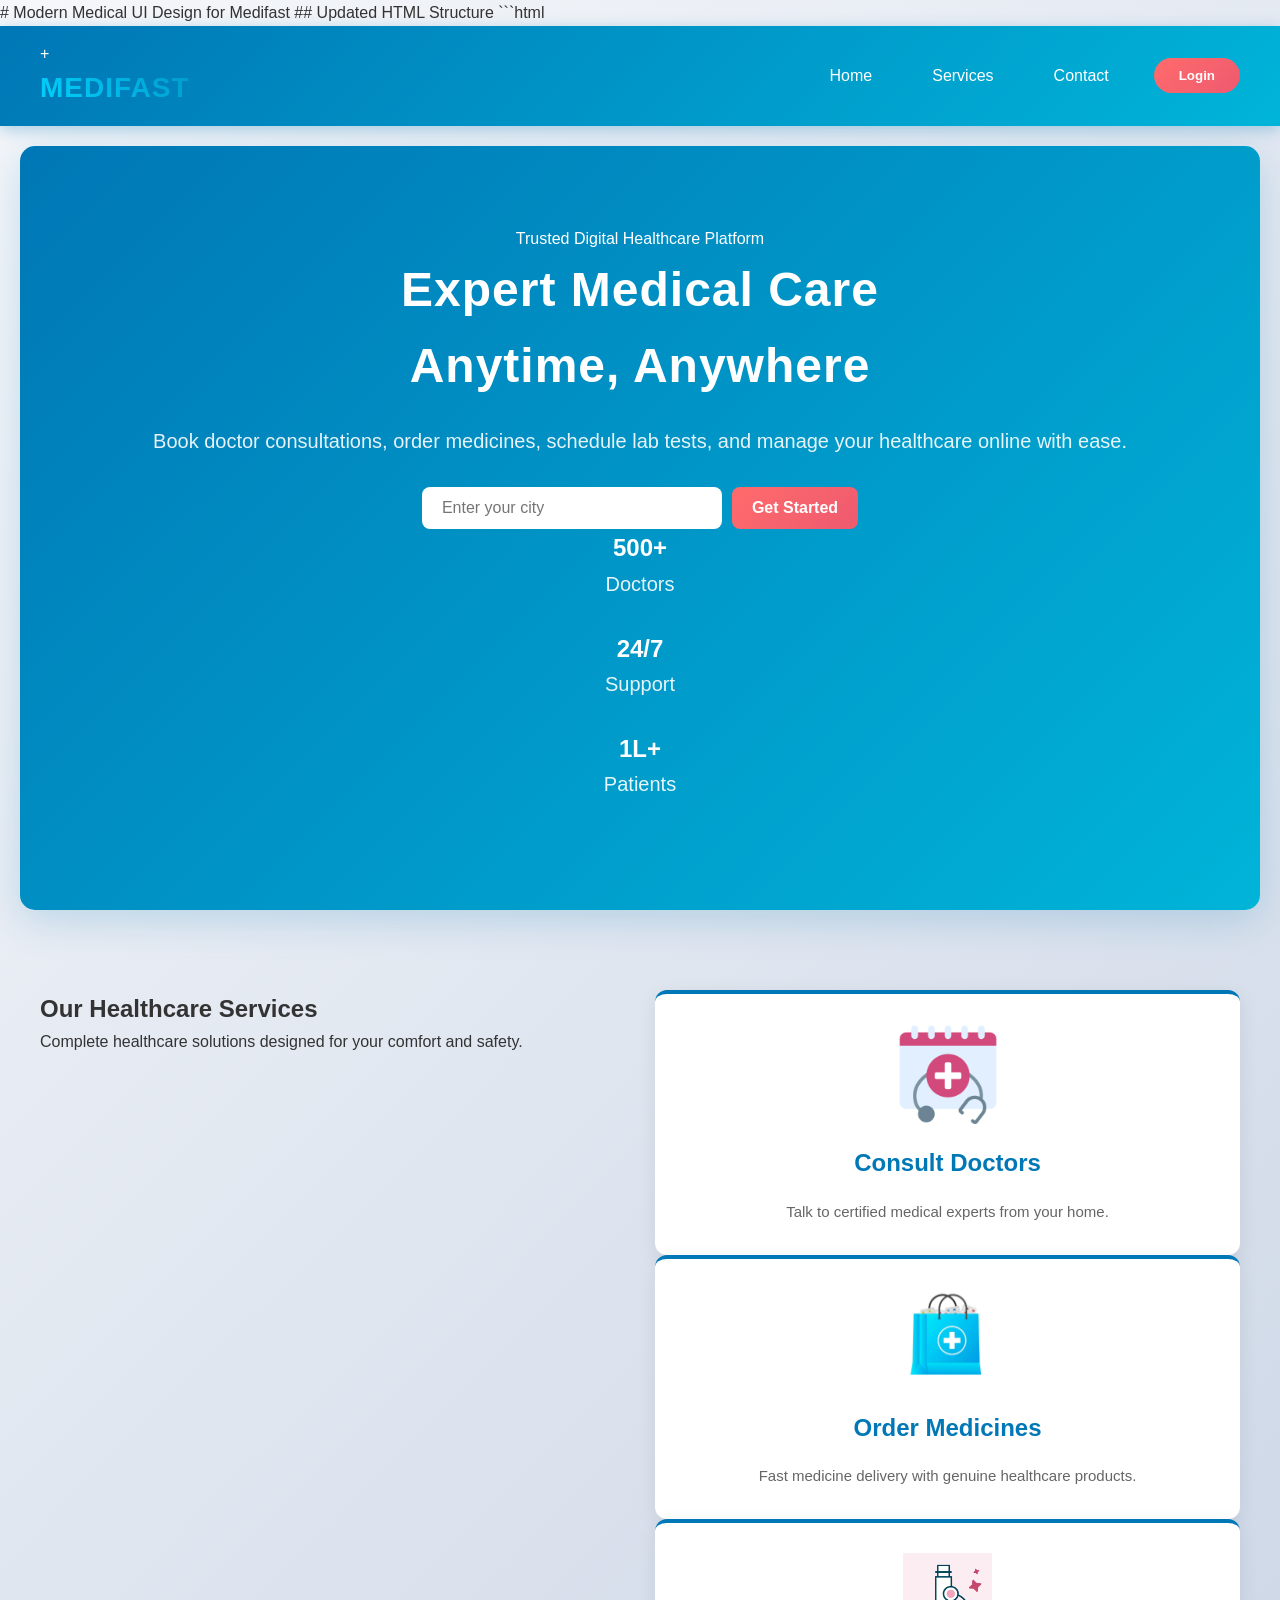
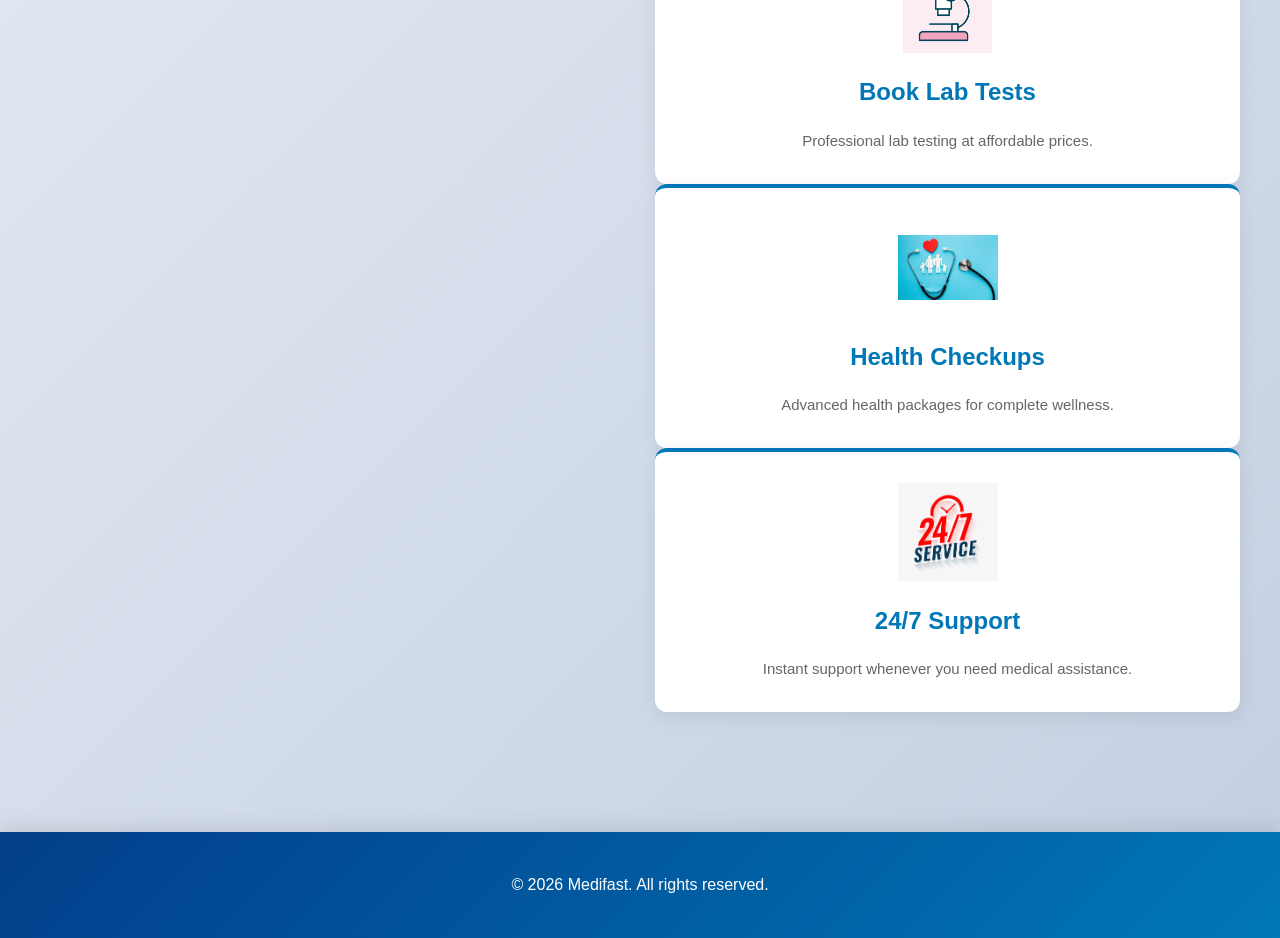
<file: Medifast-main/frontend/index.html>
# Modern Medical UI Design for Medifast

## Updated HTML Structure

```html
<!DOCTYPE html>
<html lang="en">
<head>
    <meta charset="UTF-8">
    <meta name="viewport" content="width=device-width, initial-scale=1.0">
    <title>Medifast - Healthcare at Your Fingertips</title>
    <link rel="stylesheet" href="css/style.css">
    <link rel="preconnect" href="https://fonts.googleapis.com">
    <link rel="preconnect" href="https://fonts.gstatic.com" crossorigin>
    <link href="https://fonts.googleapis.com/css2?family=Poppins:wght@300;400;500;600;700&display=swap" rel="stylesheet">
</head>
<body>

    <!-- Header -->
    <header class="header">
        <div class="logo-section">
            <div class="logo-icon">+</div>
            <div class="logo">Medifast</div>
        </div>

        <nav>
            <ul>
                <li><a href="index.html">Home</a></li>
                <li><a href="#features">Services</a></li>
                <li><a href="contact.html">Contact</a></li>
                <li><button class="login-btn" id="toggle-login">Login</button></li>
            </ul>
        </nav>
    </header>

    <!-- Hero Section -->
    <main>
        <section class="hero">
            <div class="hero-overlay"></div>

            <div class="hero-content">
                <span class="tagline">Trusted Digital Healthcare Platform</span>

                <h1>
                    Expert Medical Care <br>
                    Anytime, Anywhere
                </h1>

                <p>
                    Book doctor consultations, order medicines, schedule lab tests,
                    and manage your healthcare online with ease.
                </p>

                <div class="location-container">
                    <input type="text" id="location-input" placeholder="Enter your city">
                    <button id="detect-location">Get Started</button>
                </div>

                <div class="hero-stats">
                    <div class="stat-box">
                        <h2>500+</h2>
                        <p>Doctors</p>
                    </div>

                    <div class="stat-box">
                        <h2>24/7</h2>
                        <p>Support</p>
                    </div>

                    <div class="stat-box">
                        <h2>1L+</h2>
                        <p>Patients</p>
                    </div>
                </div>
            </div>
        </section>

        <!-- Features -->
        <section class="features" id="features">

            <div class="section-heading">
                <h2>Our Healthcare Services</h2>
                <p>Complete healthcare solutions designed for your comfort and safety.</p>
            </div>

            <div class="features-grid">

                <div class="feature-box">
                    <a href="consult-doctor.html" target="_blank">
                        <img src="images/doctor.png" alt="Consult Doctors">
                        <h2>Consult Doctors</h2>
                        <p>Talk to certified medical experts from your home.</p>
                    </a>
                </div>

                <div class="feature-box">
                    <a href="order-medicines.html" target="_blank">
                        <img src="images/medicine.png" alt="Order Medicines">
                        <h2>Order Medicines</h2>
                        <p>Fast medicine delivery with genuine healthcare products.</p>
                    </a>
                </div>

                <div class="feature-box">
                    <a href="book-lab.html" target="_blank">
                        <img src="images/labtest .png" alt="Book Lab Tests">
                        <h2>Book Lab Tests</h2>
                        <p>Professional lab testing at affordable prices.</p>
                    </a>
                </div>

                <div class="feature-box">
                    <a href="health-checkup.html" target="_blank">
                        <img src="images/healthcheckup.png" alt="Health Checkups">
                        <h2>Health Checkups</h2>
                        <p>Advanced health packages for complete wellness.</p>
                    </a>
                </div>

                <div class="feature-box">
                    <a href="support.html" target="_blank">
                        <img src="images/service.png" alt="24/7 Support">
                        <h2>24/7 Support</h2>
                        <p>Instant support whenever you need medical assistance.</p>
                    </a>
                </div>

            </div>
        </section>
    </main>

    <!-- Footer -->
    <footer>
        <p>© 2026 Medifast. All rights reserved.</p>
    </footer>

    <!-- Login Modal -->
    <div class="login-modal" id="loginModal">
        <div class="login-box">
            <button class="close-btn">&times;</button>

            <h2>Welcome Back</h2>
            <p class="login-subtitle">Secure access to your healthcare account</p>

            <div class="login-options">
                <button class="option-btn">Login with OTP</button>
                <button class="option-btn">Login with Form</button>
            </div>

            <div class="otp-section">
                <input type="text" placeholder="Enter phone number">
                <input type="text" placeholder="Enter OTP">
                <button>Verify OTP</button>
            </div>

            <form class="login-form">
                <input type="text" placeholder="Username">
                <input type="password" placeholder="Password">
                <button type="submit">Login</button>
            </form>
        </div>
    </div>

    <script src="js/script.js"></script>
</body>
</html>
</file>
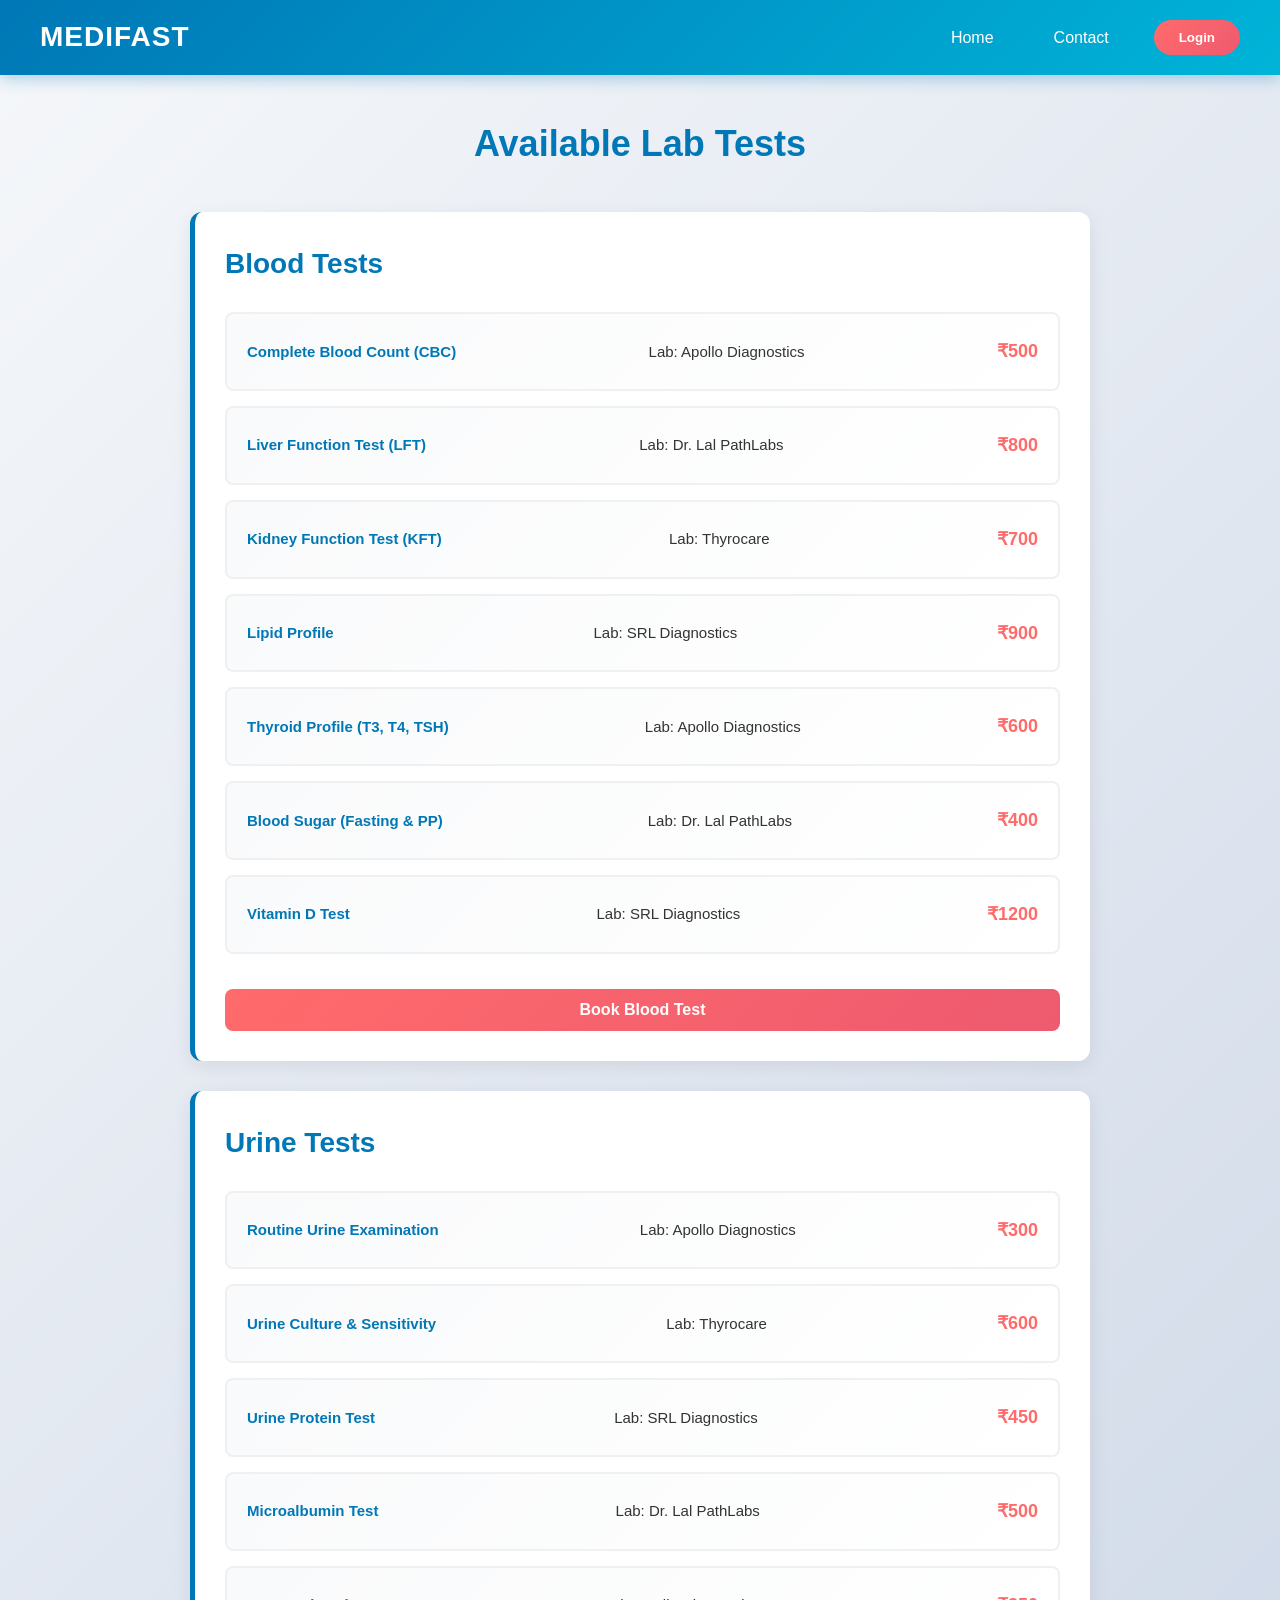
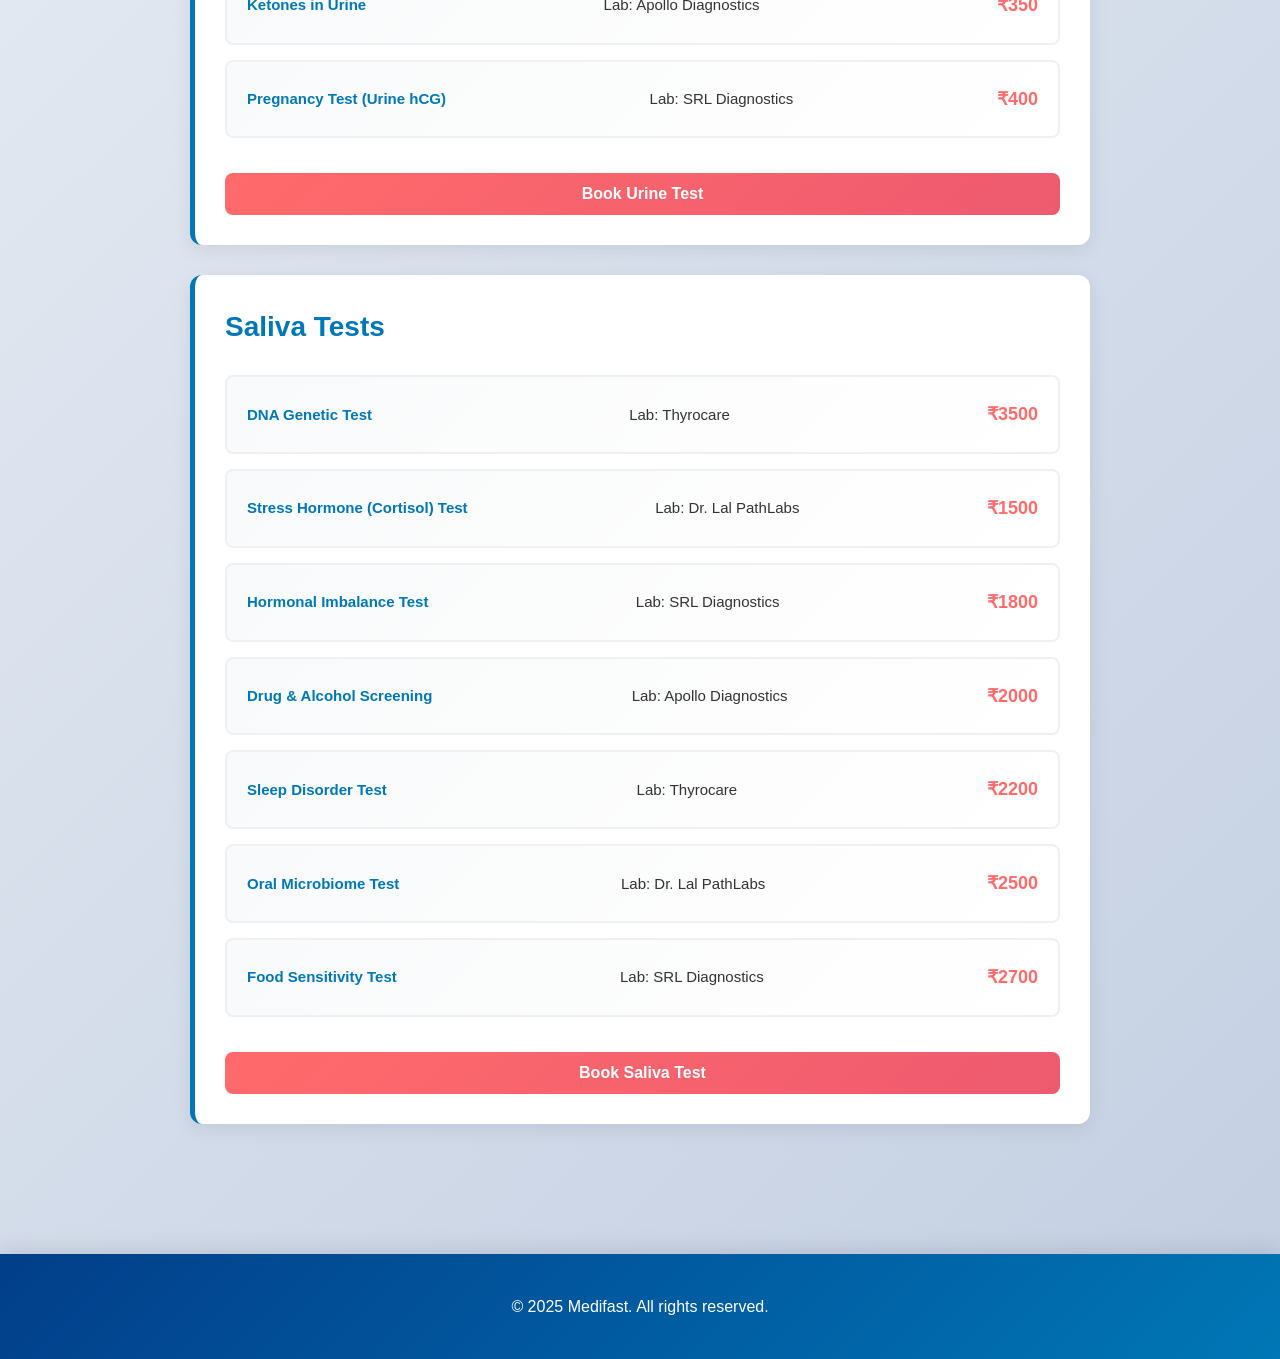
<file: Medifast-main/book-lab.html>
<!DOCTYPE html>
<html lang="en">
<head>
    <meta charset="UTF-8">
    <meta name="viewport" content="width=device-width, initial-scale=1.0">
    <title>Book Lab Test - Medifast</title>
    <link rel="stylesheet" href="book-lab.css">
</head>
<body>
    <header>
        <div class="logo">Medifast</div>
        <nav>
            <ul>
                <li><a href="index.html">Home</a></li>
                <li><a href="contact.html">Contact</a></li>
                <li><button class="login-btn" id="toggle-login">Login</button></li>
            </ul>
        </nav>
    </header>

    <main>
        <section class="lab-tests">
            <h1>Available Lab Tests</h1>
            
            <!-- BLOOD TESTS -->
            <div class="test-category">
                <h2>Blood Tests</h2>
                <div class="test-card">
                    <p><strong>Complete Blood Count (CBC)</strong></p>
                    <p>Lab: Apollo Diagnostics</p>
                    <p class="price">₹500</p>
                </div>
                <div class="test-card">
                    <p><strong>Liver Function Test (LFT)</strong></p>
                    <p>Lab: Dr. Lal PathLabs</p>
                    <p class="price">₹800</p>
                </div>
                <div class="test-card">
                    <p><strong>Kidney Function Test (KFT)</strong></p>
                    <p>Lab: Thyrocare</p>
                    <p class="price">₹700</p>
                </div>
                <div class="test-card">
                    <p><strong>Lipid Profile</strong></p>
                    <p>Lab: SRL Diagnostics</p>
                    <p class="price">₹900</p>
                </div>
                <div class="test-card">
                    <p><strong>Thyroid Profile (T3, T4, TSH)</strong></p>
                    <p>Lab: Apollo Diagnostics</p>
                    <p class="price">₹600</p>
                </div>
                <div class="test-card">
                    <p><strong>Blood Sugar (Fasting & PP)</strong></p>
                    <p>Lab: Dr. Lal PathLabs</p>
                    <p class="price">₹400</p>
                </div>
                <div class="test-card">
                    <p><strong>Vitamin D Test</strong></p>
                    <p>Lab: SRL Diagnostics</p>
                    <p class="price">₹1200</p>
                </div>
                <button>Book Blood Test</button>
            </div>

            <!-- URINE TESTS -->
            <div class="test-category">
                <h2>Urine Tests</h2>
                <div class="test-card">
                    <p><strong>Routine Urine Examination</strong></p>
                    <p>Lab: Apollo Diagnostics</p>
                    <p class="price">₹300</p>
                </div>
                <div class="test-card">
                    <p><strong>Urine Culture & Sensitivity</strong></p>
                    <p>Lab: Thyrocare</p>
                    <p class="price">₹600</p>
                </div>
                <div class="test-card">
                    <p><strong>Urine Protein Test</strong></p>
                    <p>Lab: SRL Diagnostics</p>
                    <p class="price">₹450</p>
                </div>
                <div class="test-card">
                    <p><strong>Microalbumin Test</strong></p>
                    <p>Lab: Dr. Lal PathLabs</p>
                    <p class="price">₹500</p>
                </div>
                <div class="test-card">
                    <p><strong>Ketones in Urine</strong></p>
                    <p>Lab: Apollo Diagnostics</p>
                    <p class="price">₹350</p>
                </div>
                <div class="test-card">
                    <p><strong>Pregnancy Test (Urine hCG)</strong></p>
                    <p>Lab: SRL Diagnostics</p>
                    <p class="price">₹400</p>
                </div>
                <button>Book Urine Test</button>
            </div>

            <!-- SALIVA TESTS -->
            <div class="test-category">
                <h2>Saliva Tests</h2>
                <div class="test-card">
                    <p><strong>DNA Genetic Test</strong></p>
                    <p>Lab: Thyrocare</p>
                    <p class="price">₹3500</p>
                </div>
                <div class="test-card">
                    <p><strong>Stress Hormone (Cortisol) Test</strong></p>
                    <p>Lab: Dr. Lal PathLabs</p>
                    <p class="price">₹1500</p>
                </div>
                <div class="test-card">
                    <p><strong>Hormonal Imbalance Test</strong></p>
                    <p>Lab: SRL Diagnostics</p>
                    <p class="price">₹1800</p>
                </div>
                <div class="test-card">
                    <p><strong>Drug & Alcohol Screening</strong></p>
                    <p>Lab: Apollo Diagnostics</p>
                    <p class="price">₹2000</p>
                </div>
                <div class="test-card">
                    <p><strong>Sleep Disorder Test</strong></p>
                    <p>Lab: Thyrocare</p>
                    <p class="price">₹2200</p>
                </div>
                <div class="test-card">
                    <p><strong>Oral Microbiome Test</strong></p>
                    <p>Lab: Dr. Lal PathLabs</p>
                    <p class="price">₹2500</p>
                </div>
                <div class="test-card">
                    <p><strong>Food Sensitivity Test</strong></p>
                    <p>Lab: SRL Diagnostics</p>
                    <p class="price">₹2700</p>
                </div>
                <button>Book Saliva Test</button>
            </div>
        </section>
    </main>
    
    <footer>
        <p>&copy; 2025 Medifast. All rights reserved.</p>
    </footer>
</body>
</html>
</file>
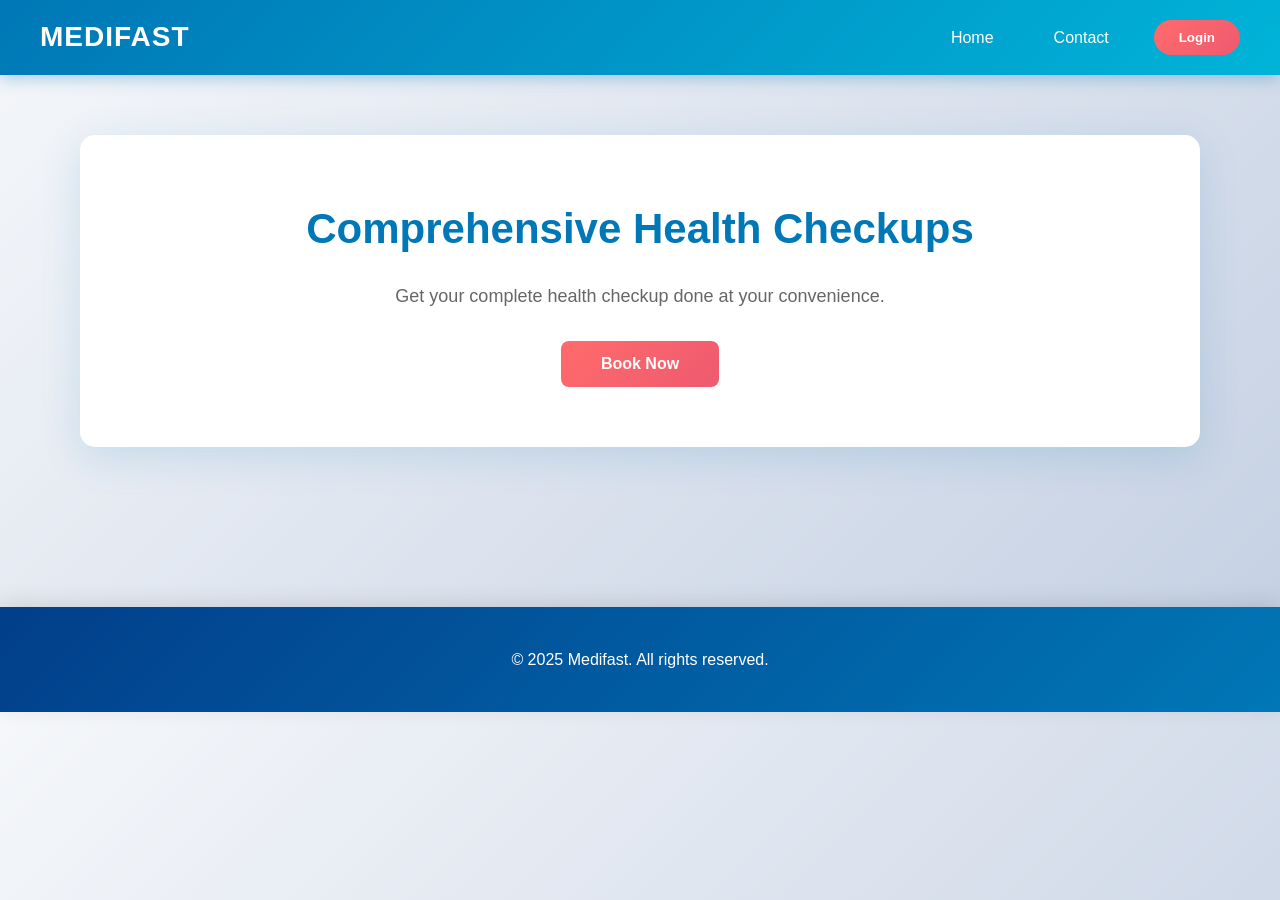
<file: Medifast-main/health-checkup.html>
<!DOCTYPE html>
<html lang="en">
<head>
    <meta charset="UTF-8">
    <meta name="viewport" content="width=device-width, initial-scale=1.0">
    <title>Health Checkups - Medifast</title>
    <link rel="stylesheet" href="health-checkup.css">
</head>
<body>
    <header>
        <div class="logo">Medifast</div>
        <nav>
            <ul>
                <li><a href="index.html">Home</a></li>
                <li><a href="contact.html">Contact</a></li>
                <li><button class="login-btn" id="toggle-login">Login</button></li>
            </ul>
        </nav>
    </header>

    <main>
        <section class="checkups-section">
            <h1>Comprehensive Health Checkups</h1>
            <p>Get your complete health checkup done at your convenience.</p>
            <button id="book-health-checkup">Book Now</button>
        </section>
    </main>

    <footer>
        <p>&copy; 2025 Medifast. All rights reserved.</p>
    </footer>

    <script src="health-checkup.js"></script>
</body>
</html>
</file>
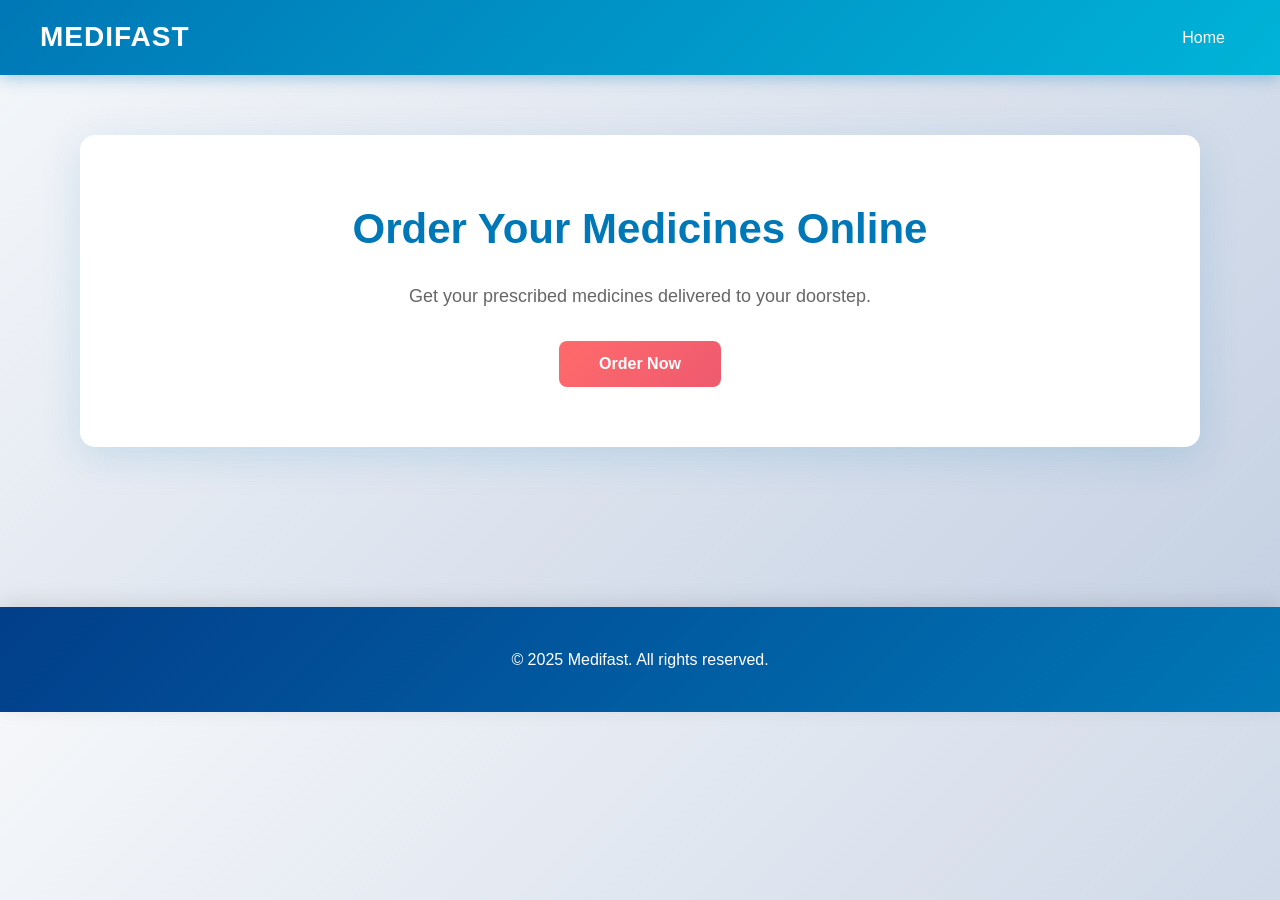
<file: Medifast-main/order-medicines.html>
<!DOCTYPE html>
<html lang="en">
<head>
    <meta charset="UTF-8">
    <meta name="viewport" content="width=device-width, initial-scale=1.0">
    <title>Order Medicines - Medifast</title>
    <link rel="stylesheet" href="order-medicines.css">
</head>
<body>
    <header>
        <div class="logo">Medifast</div>
        <nav>
            <ul>
                <li><a href="index.html">Home</a></li>
            </ul>
        </nav>
    </header>

    <main>
        <section class="medicine-order">
            <h1>Order Your Medicines Online</h1>
            <p>Get your prescribed medicines delivered to your doorstep.</p>
            <button>Order Now</button>
        </section>
    </main>

    <footer>
        <p>&copy; 2025 Medifast. All rights reserved.</p>
    </footer>

    <script src="order-medicines.js"></script>
</body>
</html>
</file>
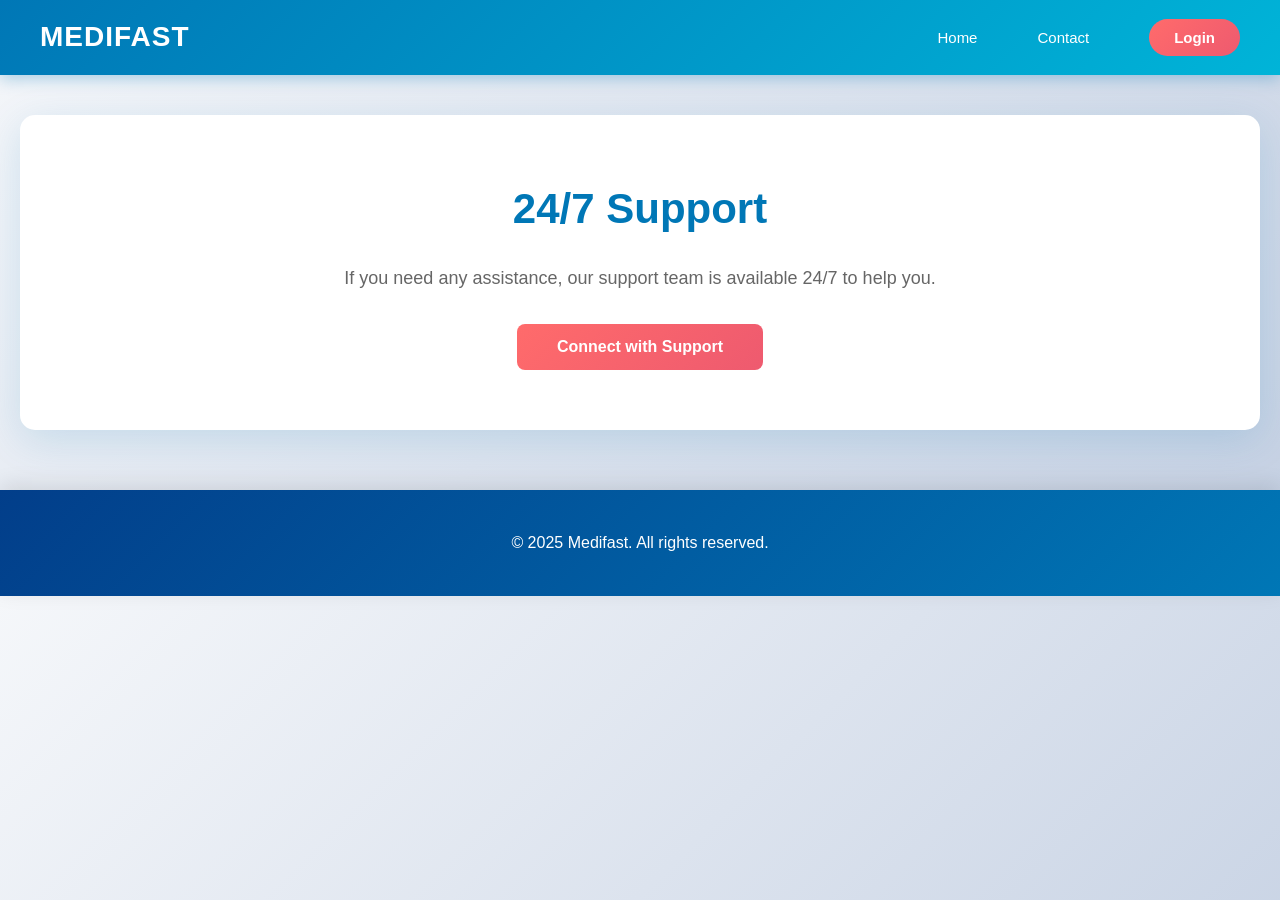
<file: Medifast-main/support.html>
<!DOCTYPE html>
<html lang="en">
<head>
    <meta charset="UTF-8">
    <meta name="viewport" content="width=device-width, initial-scale=1.0">
    <title>24/7 Support - Medifast</title>
    <link rel="stylesheet" href="support.css">
</head>
<body>
    <header>
        <div class="logo">Medifast</div>
        <nav>
            <ul>
                <li><a href="index.html" target="_blank">Home</a></li>
                <li><a href="contact.html">Contact</a></li>
                <li><button class="login-btn" id="toggle-login">Login</button></li>
            </ul>
        </nav>
    </header>

    <main>
        <section class="support-section" id="support">
            <h1>24/7 Support</h1>
            <p>If you need any assistance, our support team is available 24/7 to help you.</p>
            <button onclick="connectSupport()">Connect with Support</button>
        </section>
    </main>

    <footer>
        <p>&copy; 2025 Medifast. All rights reserved.</p>
    </footer>

    <script src="support.js"></script>
</body>
</html>
</file>
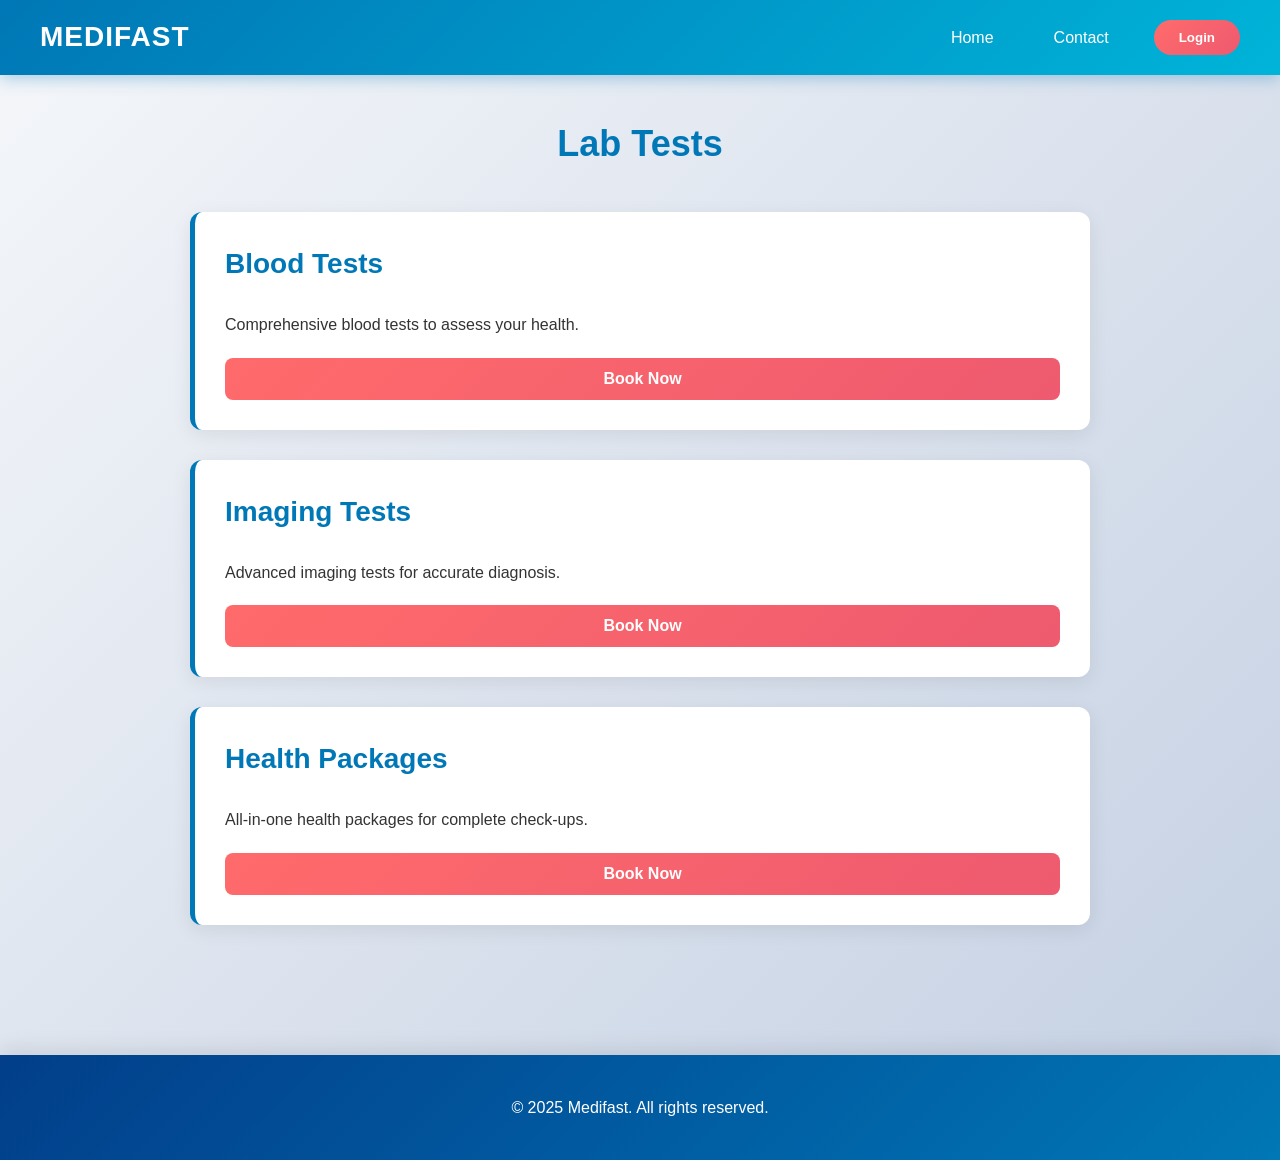
<file: Medifast-main/frontend/book-lab.html>
<!DOCTYPE html>
<html lang="en">
<head>
    <meta charset="UTF-8">
    <meta name="viewport" content="width=device-width, initial-scale=1.0">
    <title>Book Lab Test - Medifast</title>
    <link rel="stylesheet" href="css/book-lab.css">
</head>
<body>
    <header>
        <div class="logo">Medifast</div>
        <nav>
            <ul>
                <li><a href="index.html">Home</a></li>
                <li><a href="contact.html">Contact</a></li>
                <li><button class="login-btn" id="toggle-login">Login</button></li>
            </ul>
        </nav>
    </header>

    <main>
        <section class="lab-tests">
            <h1>Lab Tests</h1>
            <div class="test-category">
                <h2>Blood Tests</h2>
                <p>Comprehensive blood tests to assess your health.</p>
                <button>Book Now</button>
            </div>
            <div class="test-category">
                <h2>Imaging Tests</h2>
                <p>Advanced imaging tests for accurate diagnosis.</p>
                <button>Book Now</button>
            </div>
            <div class="test-category">
                <h2>Health Packages</h2>
                <p>All-in-one health packages for complete check-ups.</p>
                <button>Book Now</button>
            </div>
        </section>
    </main>
    
    <footer>
        <p>&copy; 2025 Medifast. All rights reserved.</p>
    </footer>

    <script src="js/book-lab.js"></script>
</body>
</html>
</file>
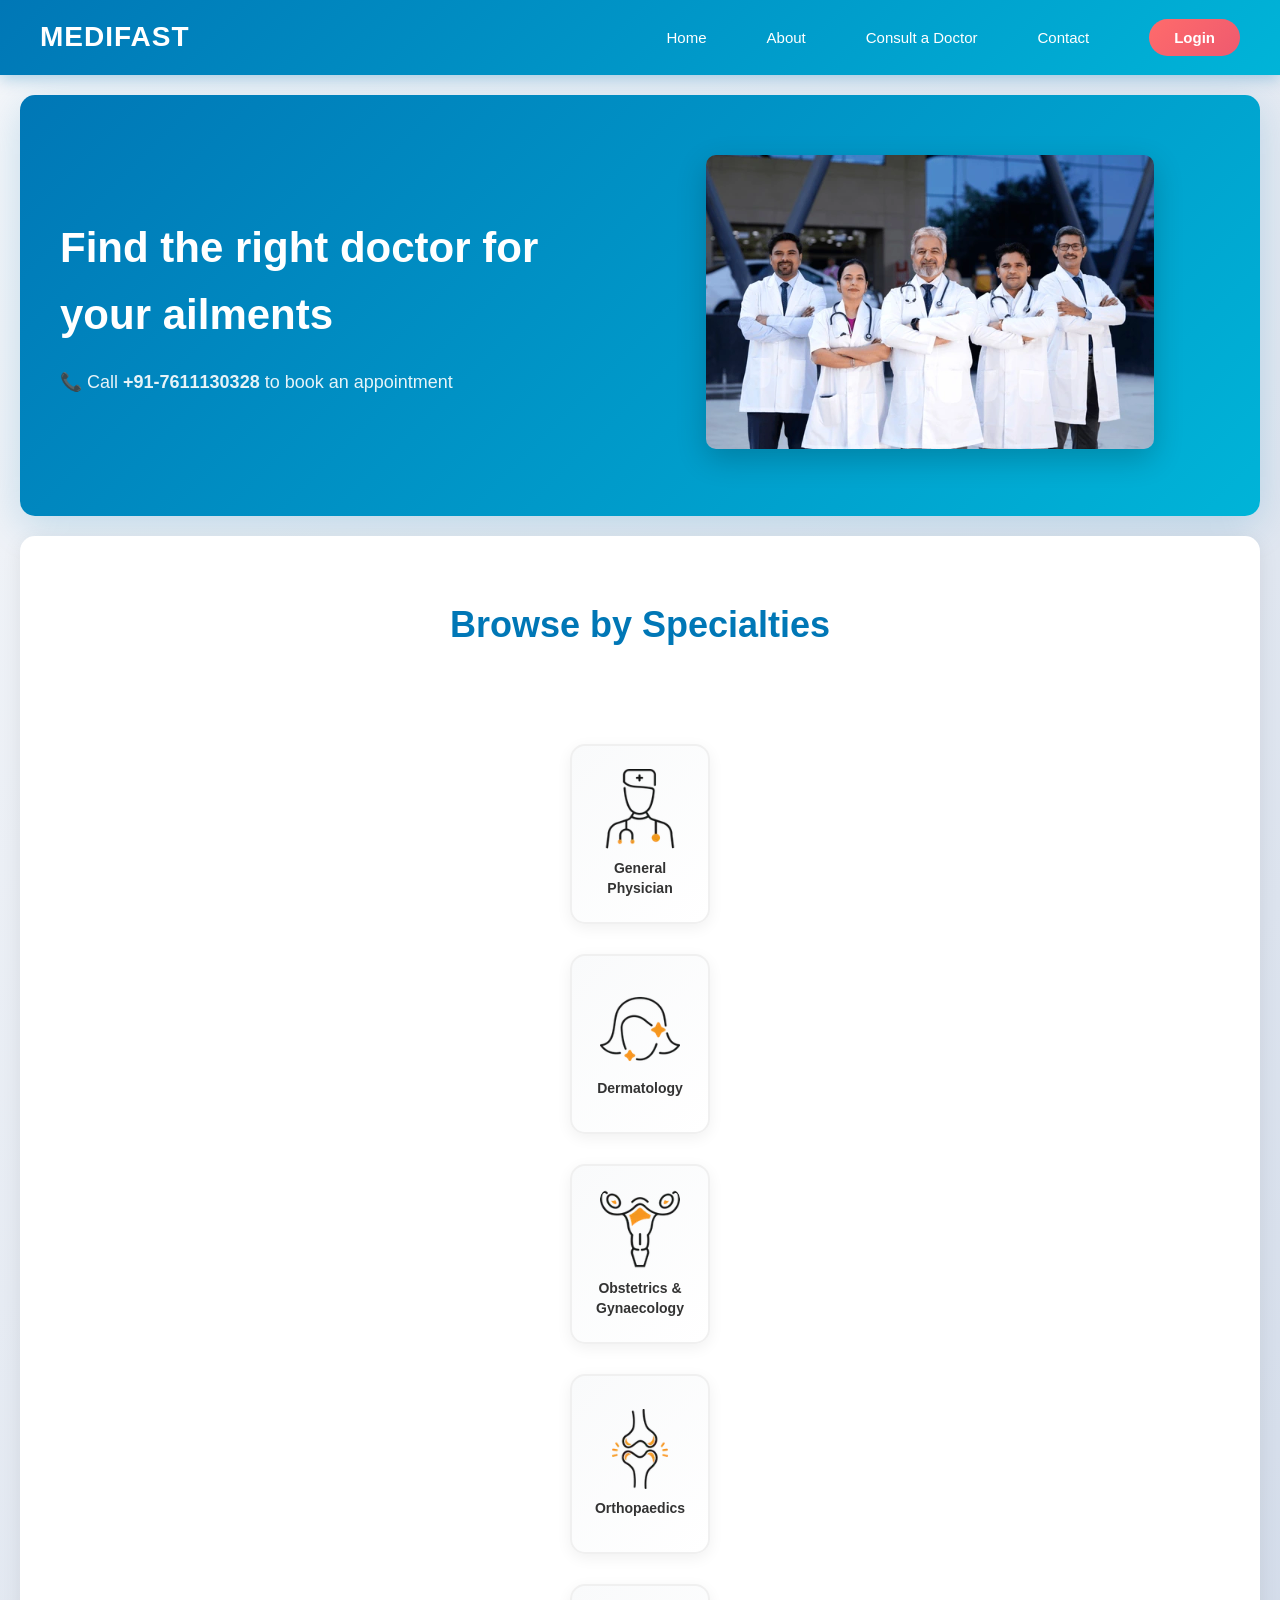
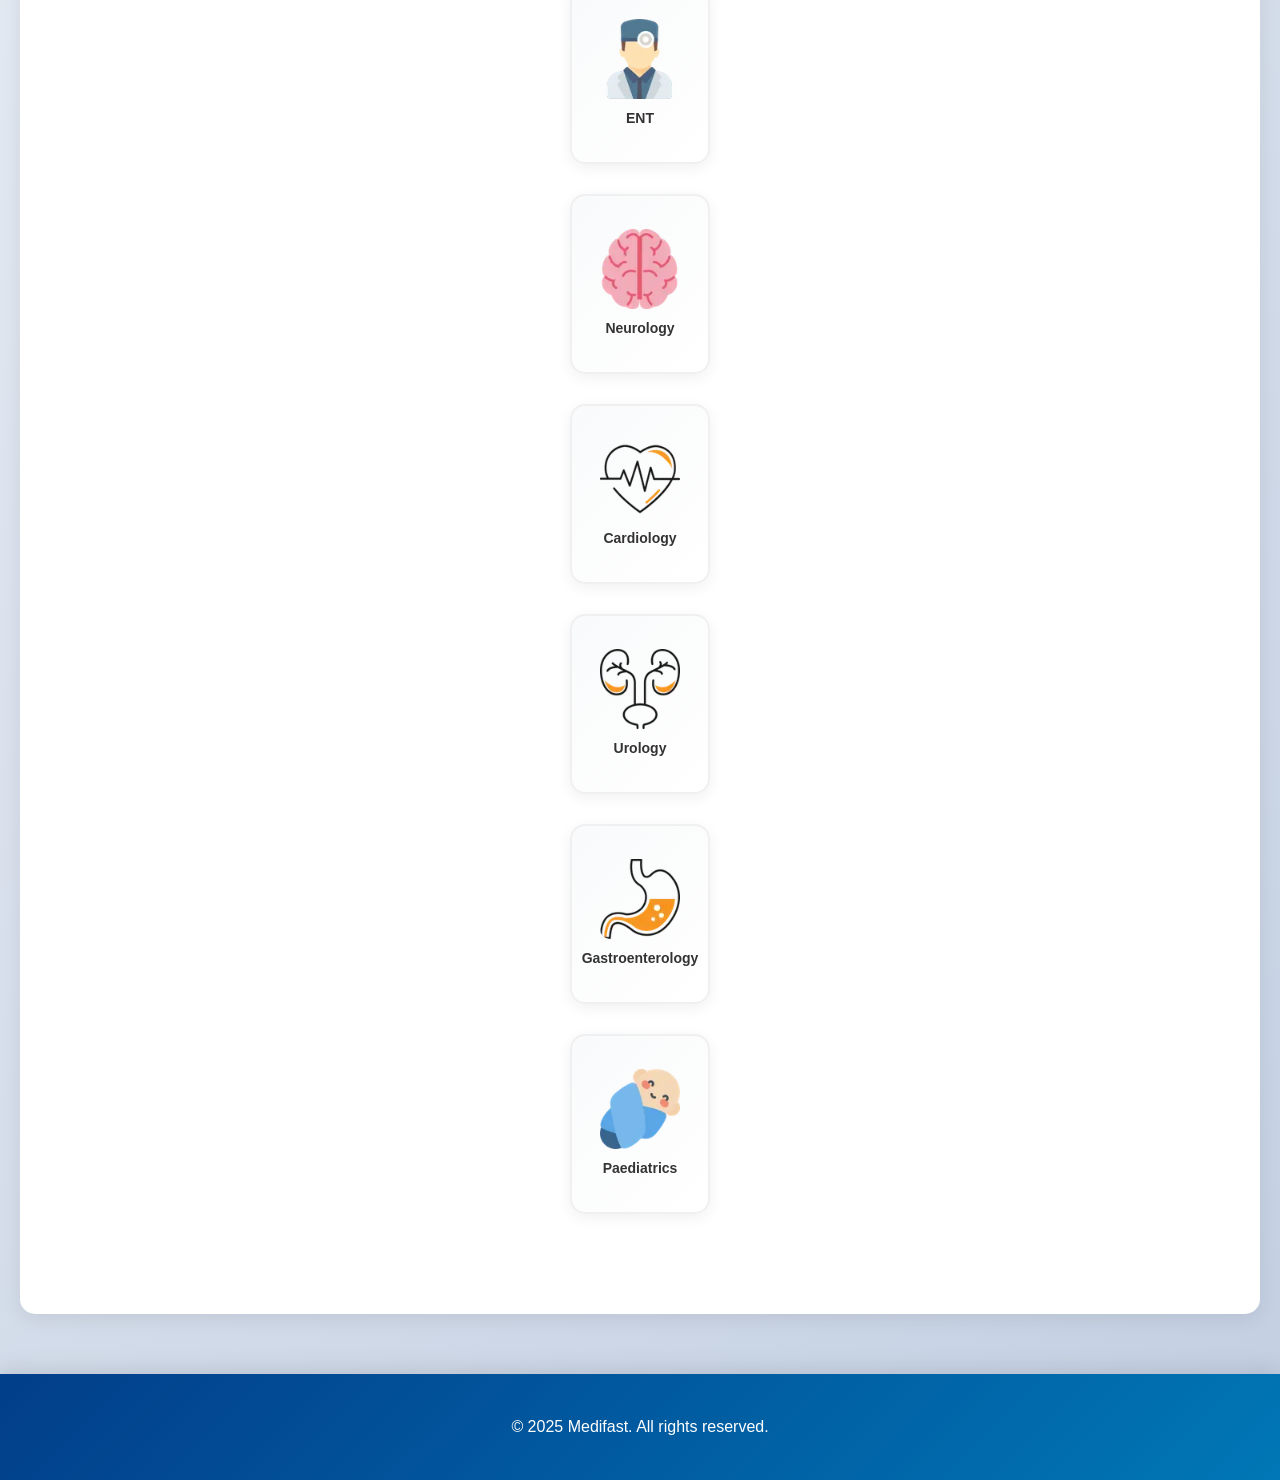
<file: Medifast-main/frontend/consult-doctor.html>
<!DOCTYPE html>
<html lang="en">
<head>
    <meta charset="UTF-8">
    <meta name="viewport" content="width=device-width, initial-scale=1.0">
    <title>Consult a Doctor - Medifast</title>
    <link rel="stylesheet" href="css/consult-doctor.css">
</head>
<body>
    <!-- Header -->
    <header>
        <div class="logo">Medifast</div>
        <nav>
            <ul>
                <li><a href="index.html">Home</a></li>
                <li><a href="about.html">About</a></li>
                <li><a href="consult.html">Consult a Doctor</a></li>
                <li><a href="contact.html">Contact</a></li>
                <li><button class="login-btn" id="toggle-login">Login</button></li>
            </ul>
        </nav>
    </header>

    <!-- Hero Section -->
    <section class="hero">
        <div class="hero-text">
            <h1>Find the right doctor for your ailments</h1>
            <p>📞 Call <strong>+91-7611130328</strong> to book an appointment</p>
        </div>
        <div class="hero-image">
            <img src="images/consult-doctor.png" alt="Doctors">
        </div>
    </section>

    <!-- Specialties Section -->
    <section class="specialties">
        <h2 class="specialties-heading">Browse by Specialties</h2>
        <div class="specialties-container">
                <div class="specialties-container">
                    <div class="specialty">
                        <img src="images/general phy.jpg" alt="General Physician">
                        <p>General Physician</p>
                    </div>
                    <div class="specialty">
                        <img src="images/dermatology.jpg" alt="Dermatology">
                        <p>Dermatology</p>
                    </div>
                    <div class="specialty">
                        <img src="images/obstetrics.jpg" alt="Obstetrics & Gynaecology">
                        <p>Obstetrics & Gynaecology</p>
                    </div>
                    <div class="specialty">
                        <img src="images/orthopadics.jpg" alt="Orthopaedics">
                        <p>Orthopaedics</p>
                    </div>
                    <div class="specialty">
                        <img src="images/ent.jpg" alt="ENT">
                        <p>ENT</p>
                    </div>
                    <div class="specialty">
                        <img src="images/neurology.jpg" alt="Neurology">
                        <p>Neurology</p>
                    </div>
                    <div class="specialty">
                        <img src="images/cardiology.jpg" alt="Cardiology">
                        <p>Cardiology</p>
                    </div>
                    <div class="specialty">
                        <img src="images/urology.jpg" alt="Urology">
                        <p>Urology</p>
                    </div>
                    <div class="specialty">
                        <img src="images/gastronology.jpg" alt="Gastroenterology">
                        <p>Gastroenterology</p>
                    </div>
                    <div class="specialty">
                        <img src="images/paediatrics.jpg" alt="Paediatrics">
                        <p>Paediatrics</p>
                    </div>
                </div>
            </section>

    <footer>
        <p>&copy; 2025 Medifast. All rights reserved.</p>
    </footer>

    <script src="js/consult-doctor.js"></script>
</body>
</html>
</file>
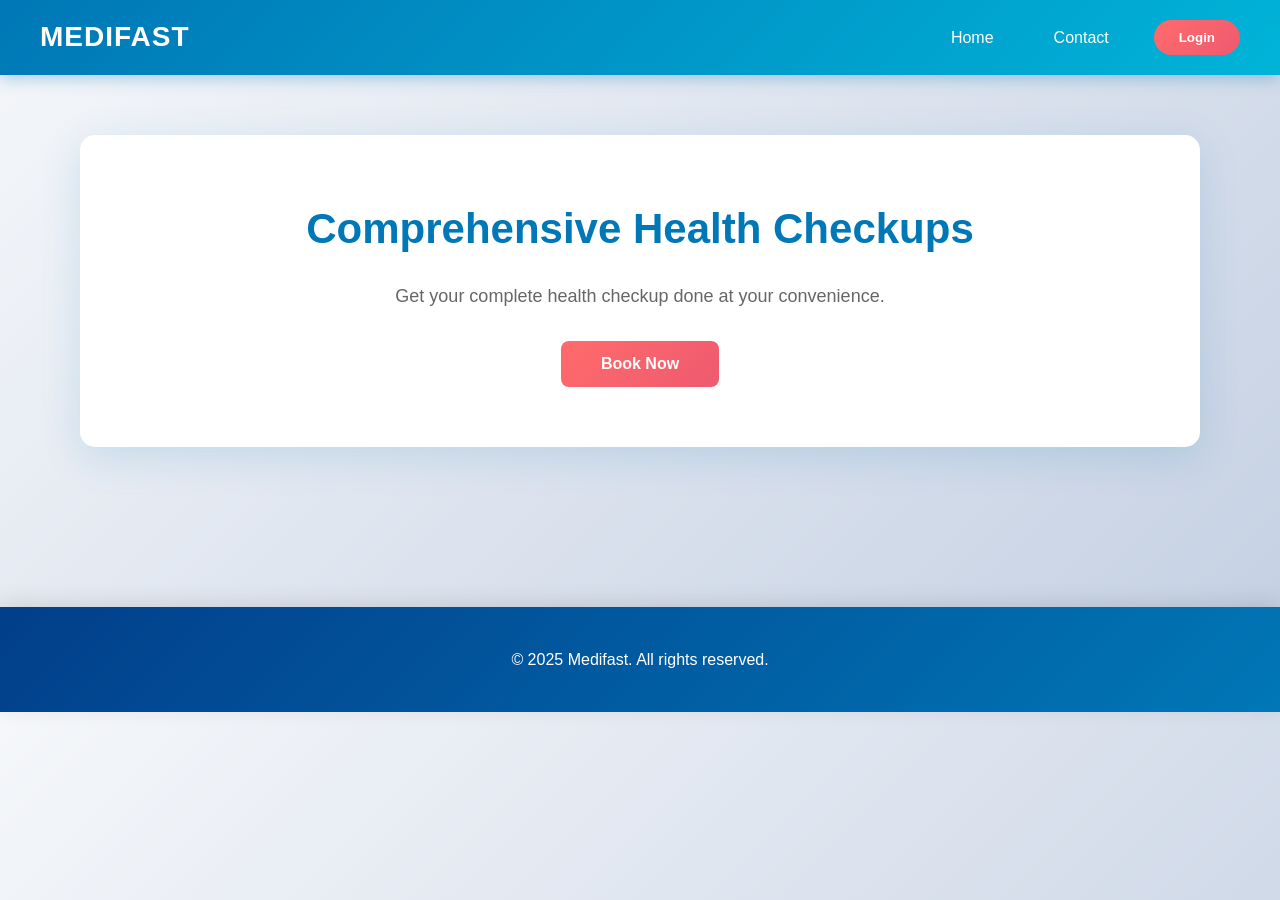
<file: Medifast-main/frontend/health-checkup.html>
<!DOCTYPE html>
<html lang="en">
<head>
    <meta charset="UTF-8">
    <meta name="viewport" content="width=device-width, initial-scale=1.0">
    <title>Health Checkups - Medifast</title>
    <link rel="stylesheet" href="css/health-checkup.css">
</head>
<body>
    <header>
        <div class="logo">Medifast</div>
        <nav>
            <ul>
                <li><a href="index.html">Home</a></li>
                <li><a href="contact.html">Contact</a></li>
                <li><button class="login-btn" id="toggle-login">Login</button></li>
            </ul>
        </nav>
    </header>

    <main>
        <section class="checkups-section">
            <h1>Comprehensive Health Checkups</h1>
            <p>Get your complete health checkup done at your convenience.</p>
            <button id="book-health-checkup">Book Now</button>
        </section>
    </main>

    <footer>
        <p>&copy; 2025 Medifast. All rights reserved.</p>
    </footer>

    <script src="js/health-checkup.js"></script>
</body>
</html>
</file>
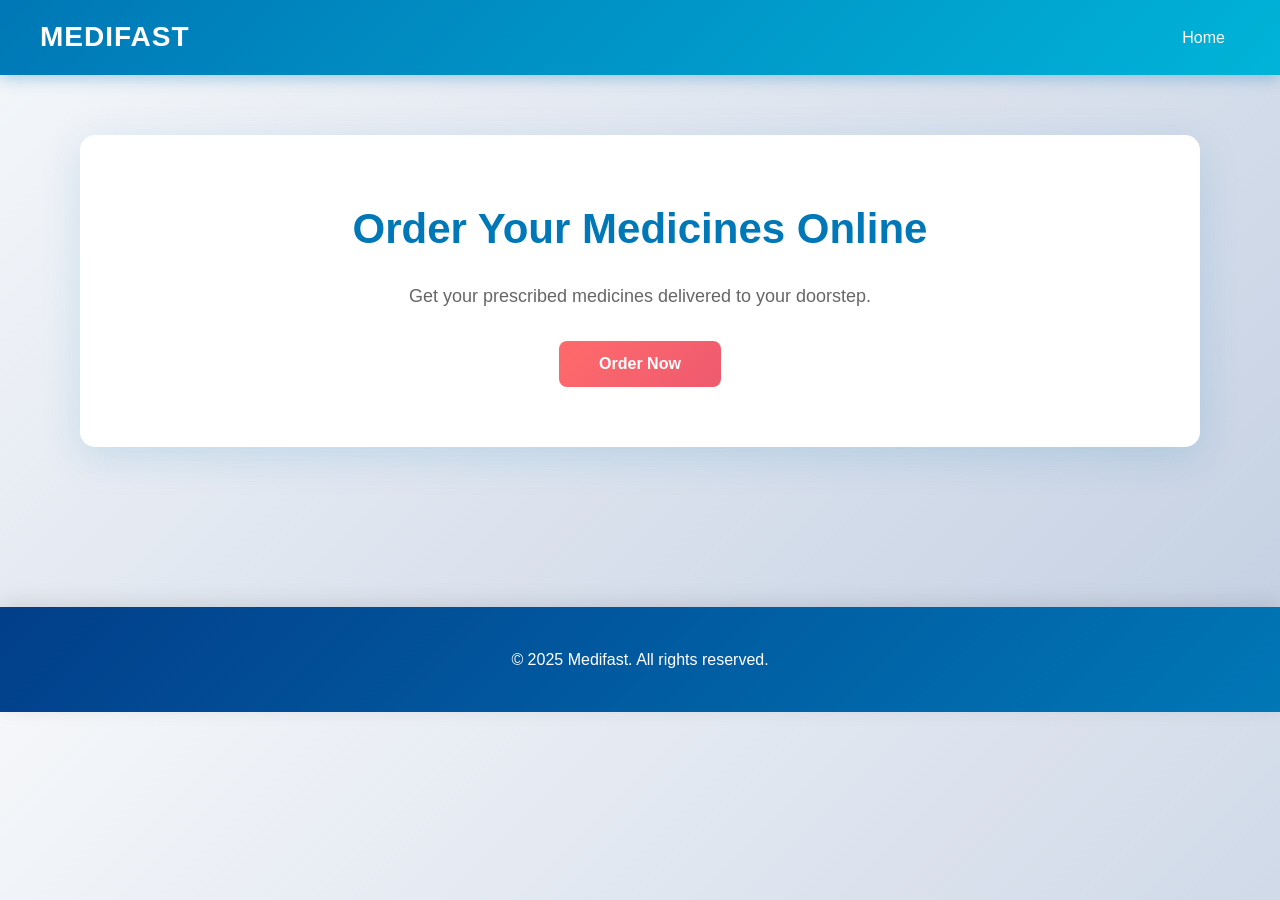
<file: Medifast-main/frontend/order-medicines.html>
<!DOCTYPE html>
<html lang="en">
<head>
    <meta charset="UTF-8">
    <meta name="viewport" content="width=device-width, initial-scale=1.0">
    <title>Order Medicines - Medifast</title>
    <link rel="stylesheet" href="css/order-medicines.css">
</head>
<body>
    <header>
        <div class="logo">Medifast</div>
        <nav>
            <ul>
                <li><a href="index.html">Home</a></li>
            </ul>
        </nav>
    </header>

    <main>
        <section class="medicine-order">
            <h1>Order Your Medicines Online</h1>
            <p>Get your prescribed medicines delivered to your doorstep.</p>
            <button>Order Now</button>
        </section>
    </main>

    <footer>
        <p>&copy; 2025 Medifast. All rights reserved.</p>
    </footer>

    <script src="js/order-medicines.js"></script>
</body>
</html>
</file>
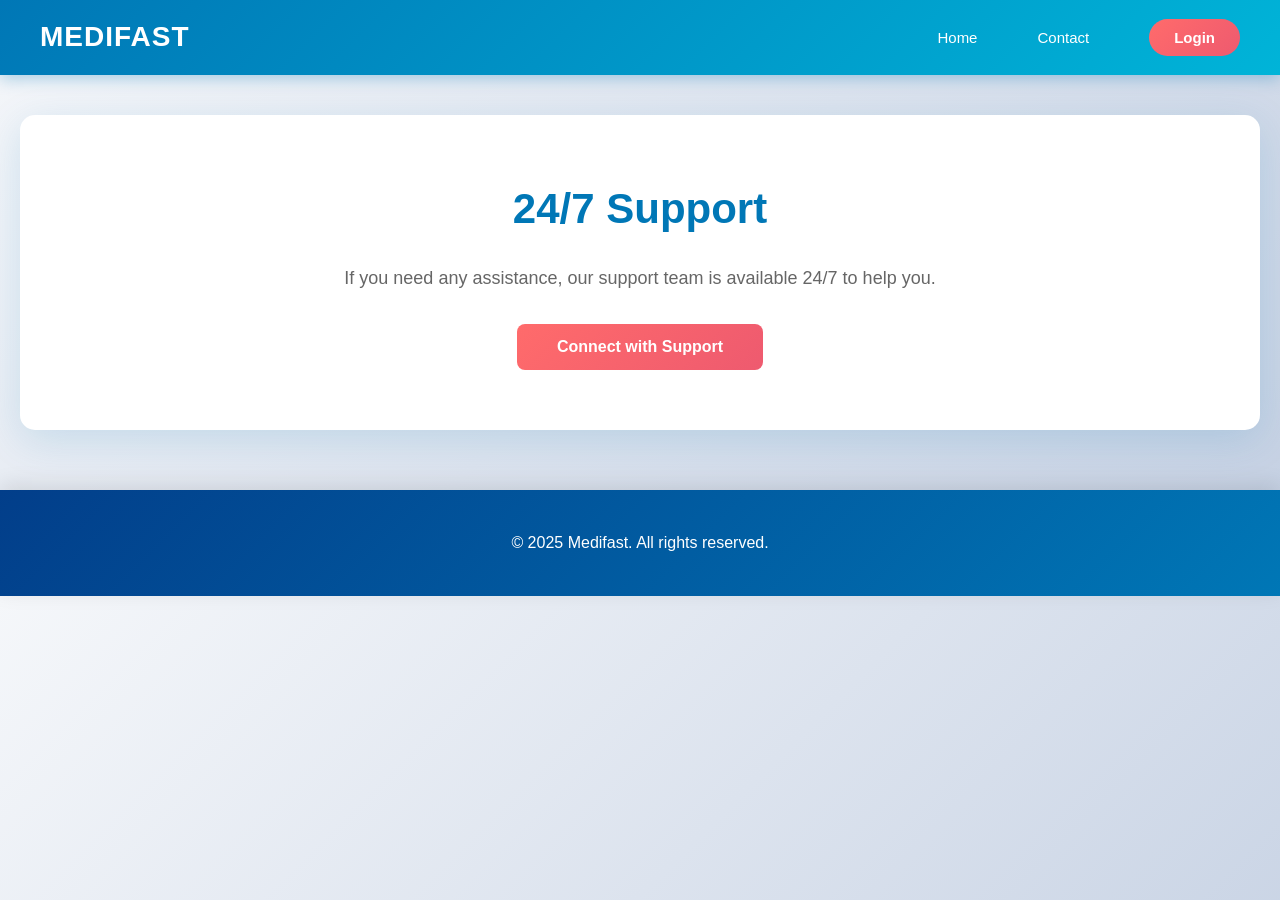
<file: Medifast-main/frontend/support.html>
<!DOCTYPE html>
<html lang="en">
<head>
    <meta charset="UTF-8">
    <meta name="viewport" content="width=device-width, initial-scale=1.0">
    <title>24/7 Support - Medifast</title>
    <link rel="stylesheet" href="css/support.css">
</head>
<body>
    <header>
        <div class="logo">Medifast</div>
        <nav>
            <ul>
                <li><a href="index.html" target="_blank">Home</a></li>
                <li><a href="contact.html">Contact</a></li>
                <li><button class="login-btn" id="toggle-login">Login</button></li>
            </ul>
        </nav>
    </header>

    <main>
        <section class="support-section" id="support">
            <h1>24/7 Support</h1>
            <p>If you need any assistance, our support team is available 24/7 to help you.</p>
            <button onclick="connectSupport()">Connect with Support</button>
        </section>
    </main>

    <footer>
        <p>&copy; 2025 Medifast. All rights reserved.</p>
    </footer>

    <script src="js/support.js"></script>
</body>
</html>
</file>
<file: Medifast-main/frontend/css/style.css>
/* Global Styles */
* {
    margin: 0;
    padding: 0;
    box-sizing: border-box;
}

body {
    font-family: 'Segoe UI', Tahoma, Geneva, Verdana, sans-serif;
    background: linear-gradient(135deg, #f5f7fa 0%, #c3cfe2 100%);
    color: #333;
    line-height: 1.6;
}

/* Header */
header {
    background: linear-gradient(135deg, #0077b6 0%, #00b4d8 100%);
    color: white;
    padding: 15px 40px;
    display: flex;
    justify-content: space-between;
    align-items: center;
    box-shadow: 0 4px 15px rgba(0, 119, 182, 0.3);
    position: sticky;
    top: 0;
    z-index: 100;
}

.logo {
    font-size: 28px;
    font-weight: bold;
    letter-spacing: 1px;
    text-transform: uppercase;
    background: linear-gradient(45deg, #00d4ff, #0099cc);
    -webkit-background-clip: text;
    -webkit-text-fill-color: transparent;
    background-clip: text;
}

nav ul {
    list-style: none;
    display: flex;
    gap: 30px;
    align-items: center;
}

nav ul li a {
    color: white;
    text-decoration: none;
    font-weight: 500;
    transition: 0.3s ease;
    padding: 8px 15px;
    border-radius: 5px;
}

nav ul li a:hover {
    background: rgba(255, 255, 255, 0.2);
    transform: translateY(-2px);
}

/* Hero Section */
.hero {
    background: linear-gradient(135deg, #0077b6 0%, #00b4d8 100%);
    color: white;
    text-align: center;
    padding: 80px 40px;
    margin: 20px;
    border-radius: 15px;
    box-shadow: 0 10px 40px rgba(0, 119, 182, 0.2);
}

.hero h1 {
    font-size: 48px;
    margin-bottom: 20px;
    font-weight: 700;
    letter-spacing: 1px;
}

.hero p {
    font-size: 20px;
    margin-bottom: 30px;
    opacity: 0.9;
}

/* Location Container */
.location-container {
    display: flex;
    justify-content: center;
    gap: 10px;
    margin-top: 30px;
    flex-wrap: wrap;
}

.location-container input,
.location-container button {
    padding: 12px 20px;
    font-size: 16px;
    border: none;
    border-radius: 8px;
    transition: 0.3s ease;
}

.location-container input {
    min-width: 300px;
    background: white;
    color: #333;
}

.location-container button {
    background: linear-gradient(135deg, #ff6b6b 0%, #ee5a6f 100%);
    color: white;
    font-weight: bold;
    cursor: pointer;
}

.location-container button:hover {
    transform: scale(1.05);
    box-shadow: 0 5px 20px rgba(255, 107, 107, 0.3);
}

/* Features Section */
.features {
    display: grid;
    grid-template-columns: repeat(auto-fit, minmax(250px, 1fr));
    gap: 30px;
    padding: 60px 40px;
    max-width: 1400px;
    margin: 0 auto;
}

.feature-box {
    background: white;
    padding: 30px;
    border-radius: 12px;
    text-align: center;
    box-shadow: 0 5px 20px rgba(0, 0, 0, 0.08);
    transition: all 0.3s ease;
    border-top: 4px solid #0077b6;
}

.feature-box:hover {
    transform: translateY(-15px);
    box-shadow: 0 20px 50px rgba(0, 119, 182, 0.2);
}

.feature-box a {
    text-decoration: none;
    color: inherit;
    display: block;
}

.feature-box img {
    width: 100px;
    height: 100px;
    margin-bottom: 20px;
    object-fit: contain;
}

.feature-box h2 {
    color: #0077b6;
    margin-bottom: 15px;
    font-size: 24px;
    font-weight: 600;
}

.feature-box p {
    color: #666;
    line-height: 1.8;
    font-size: 15px;
}

/* Footer */
footer {
    background: linear-gradient(135deg, #023e8a 0%, #0077b6 100%);
    color: white;
    text-align: center;
    padding: 40px 20px;
    margin-top: 60px;
    box-shadow: 0 -5px 20px rgba(0, 0, 0, 0.1);
}

footer p {
    margin: 0;
    font-weight: 500;
}

/* Login Modal */
.login-modal {
    display: none;
    position: fixed;
    width: 100%;
    height: 100%;
    background: rgba(0, 0, 0, 0.7);
    top: 0;
    left: 0;
    justify-content: center;
    align-items: center;
    z-index: 2000;
    backdrop-filter: blur(5px);
}

.login-box {
    width: 100%;
    max-width: 450px;
    background: white;
    padding: 50px;
    border-radius: 15px;
    position: relative;
    box-shadow: 0 20px 60px rgba(0, 0, 0, 0.3);
    animation: slideUp 0.3s ease;
}

@keyframes slideUp {
    from {
        transform: translateY(50px);
        opacity: 0;
    }
    to {
        transform: translateY(0);
        opacity: 1;
    }
}

.login-box h2 {
    text-align: center;
    color: #0077b6;
    margin-bottom: 30px;
    font-size: 28px;
}

.login-options {
    display: flex;
    gap: 15px;
    margin-bottom: 30px;
}

.option-btn {
    flex: 1;
    padding: 12px;
    background: linear-gradient(135deg, #0077b6 0%, #00b4d8 100%);
    color: white;
    border: none;
    border-radius: 8px;
    cursor: pointer;
    font-weight: 600;
    transition: 0.3s ease;
}

.option-btn:hover {
    transform: translateY(-2px);
    box-shadow: 0 5px 20px rgba(0, 119, 182, 0.3);
}

.otp-section,
.login-form {
    display: none;
}

.otp-section input,
.login-form input {
    width: 100%;
    padding: 12px;
    margin-bottom: 15px;
    border: 2px solid #ddd;
    border-radius: 8px;
    font-size: 15px;
    transition: 0.3s ease;
}

.otp-section input:focus,
.login-form input:focus {
    border-color: #0077b6;
    outline: none;
    box-shadow: 0 0 10px rgba(0, 119, 182, 0.2);
}

.otp-section button,
.login-form button {
    width: 100%;
    padding: 12px;
    background: linear-gradient(135deg, #ff6b6b 0%, #ee5a6f 100%);
    color: white;
    border: none;
    border-radius: 8px;
    font-weight: bold;
    cursor: pointer;
    transition: 0.3s ease;
}

.otp-section button:hover,
.login-form button:hover {
    transform: translateY(-2px);
    box-shadow: 0 5px 20px rgba(255, 107, 107, 0.3);
}

.close-btn {
    position: absolute;
    top: 15px;
    right: 20px;
    background: none;
    border: none;
    font-size: 32px;
    color: #666;
    cursor: pointer;
    transition: 0.3s ease;
}

.close-btn:hover {
    color: #0077b6;
    transform: rotate(90deg);
}

/* Login Button */
.login-btn {
    background: linear-gradient(135deg, #ff6b6b 0%, #ee5a6f 100%);
    color: white;
    border: none;
    padding: 10px 25px;
    border-radius: 20px;
    cursor: pointer;
    font-weight: bold;
    transition: 0.3s ease;
}

.login-btn:hover {
    transform: scale(1.05);
    box-shadow: 0 5px 20px rgba(255, 107, 107, 0.3);
}

/* Responsive Design */
@media (max-width: 768px) {
    header {
        flex-direction: column;
        padding: 15px 20px;
    }

    nav ul {
        gap: 15px;
        margin-top: 15px;
        flex-wrap: wrap;
        justify-content: center;
    }

    .hero {
        padding: 40px 20px;
    }

    .hero h1 {
        font-size: 32px;
    }

    .hero p {
        font-size: 16px;
    }

    .features {
        grid-template-columns: 1fr;
        padding: 40px 20px;
    }

    .location-container input {
        min-width: 100%;
    }

    .login-box {
        padding: 30px 20px;
        width: 90%;
    }
}
</file>
<file: Medifast-main/book-lab.css>
/* General Reset */
* {
    margin: 0;
    padding: 0;
    box-sizing: border-box;
    font-family: "Segoe UI", sans-serif;
}

body {
    background: linear-gradient(135deg, #f5f7fa 0%, #c3cfe2 100%);
    color: #333;
    line-height: 1.6;
}

/* Header */
header {
    background: linear-gradient(135deg, #0077b6 0%, #00b4d8 100%);
    color: white;
    padding: 15px 40px;
    display: flex;
    justify-content: space-between;
    align-items: center;
    box-shadow: 0 4px 15px rgba(0, 119, 182, 0.3);
    position: sticky;
    top: 0;
    z-index: 100;
}

.logo {
    font-size: 28px;
    font-weight: bold;
    letter-spacing: 1px;
    text-transform: uppercase;
}

nav ul {
    list-style: none;
    display: flex;
    gap: 30px;
    align-items: center;
}

nav ul li a {
    color: white;
    text-decoration: none;
    font-weight: 500;
    transition: 0.3s ease;
    padding: 8px 15px;
    border-radius: 5px;
}

nav ul li a:hover {
    background: rgba(255, 255, 255, 0.2);
    transform: translateY(-2px);
}

.login-btn {
    background: linear-gradient(135deg, #ff6b6b 0%, #ee5a6f 100%);
    color: white;
    border: none;
    padding: 10px 25px;
    border-radius: 20px;
    cursor: pointer;
    font-weight: bold;
    transition: 0.3s ease;
}

.login-btn:hover {
    transform: scale(1.05);
    box-shadow: 0 5px 20px rgba(255, 107, 107, 0.3);
}

/* Main Section */
main {
    padding: 40px 20px;
    max-width: 1200px;
    margin: 0 auto;
}

.lab-tests {
    text-align: center;
}

.lab-tests h1 {
    font-size: 36px;
    color: #0077b6;
    margin-bottom: 40px;
    font-weight: 700;
}

/* Category Container */
.test-category {
    background: white;
    border-left: 5px solid #0077b6;
    border-radius: 12px;
    padding: 30px;
    margin: 30px auto;
    max-width: 900px;
    text-align: left;
    box-shadow: 0 5px 20px rgba(0, 0, 0, 0.08);
    transition: 0.3s ease;
}

.test-category:hover {
    box-shadow: 0 10px 40px rgba(0, 119, 182, 0.15);
    transform: translateY(-5px);
}

.test-category h2 {
    color: #0077b6;
    margin-bottom: 25px;
    font-size: 28px;
    font-weight: 600;
}

/* Individual Test Cards */
.test-card {
    border: 2px solid #f0f0f0;
    padding: 18px 20px;
    margin-bottom: 15px;
    border-radius: 8px;
    background: linear-gradient(135deg, #f9fafb 0%, #ffffff 100%);
    transition: all 0.3s ease;
    display: flex;
    justify-content: space-between;
    align-items: center;
}

.test-card:hover {
    border-color: #ff6b6b;
    background: #fff9f8;
    transform: translateX(5px);
    box-shadow: 0 4px 15px rgba(255, 107, 107, 0.1);
}

.test-card p {
    margin: 5px 0;
    font-size: 15px;
}

.test-card strong {
    color: #0077b6;
    font-weight: 600;
}

.price {
    font-size: 18px !important;
    font-weight: bold;
    color: #ff6b6b;
    margin-left: auto;
}

/* Book Button */
.test-category button {
    background: linear-gradient(135deg, #ff6b6b 0%, #ee5a6f 100%);
    color: white;
    padding: 12px 30px;
    border: none;
    border-radius: 8px;
    font-weight: bold;
    cursor: pointer;
    transition: 0.3s ease;
    width: 100%;
    margin-top: 20px;
    font-size: 16px;
}

.test-category button:hover {
    transform: scale(1.02);
    box-shadow: 0 5px 20px rgba(255, 107, 107, 0.3);
}

/* Footer */
footer {
    background: linear-gradient(135deg, #023e8a 0%, #0077b6 100%);
    color: white;
    text-align: center;
    padding: 40px 20px;
    margin-top: 60px;
    box-shadow: 0 -5px 20px rgba(0, 0, 0, 0.1);
}

/* Responsive Design */
@media (max-width: 768px) {
    header {
        flex-direction: column;
        gap: 15px;
    }

    nav ul {
        gap: 15px;
        flex-wrap: wrap;
        justify-content: center;
    }

    .lab-tests h1 {
        font-size: 24px;
    }

    .test-category {
        margin: 20px 0;
        padding: 20px;
    }

    .test-card {
        flex-direction: column;
        align-items: flex-start;
    }

    .price {
        margin-left: 0;
        margin-top: 10px;
    }
}
</file>
<file: Medifast-main/health-checkup.css>
/* Global Reset */
* {
    margin: 0;
    padding: 0;
    box-sizing: border-box;
    font-family: 'Segoe UI', Tahoma, Geneva, Verdana, sans-serif;
}

body {
    background: linear-gradient(135deg, #f5f7fa 0%, #c3cfe2 100%);
    color: #333;
    line-height: 1.6;
}

/* Header Styling */
header {
    display: flex;
    justify-content: space-between;
    align-items: center;
    background: linear-gradient(135deg, #0077b6 0%, #00b4d8 100%);
    padding: 15px 40px;
    color: white;
    position: sticky;
    top: 0;
    width: 100%;
    z-index: 1000;
    box-shadow: 0 4px 15px rgba(0, 119, 182, 0.3);
}

header .logo {
    font-size: 28px;
    font-weight: bold;
    letter-spacing: 1px;
    text-transform: uppercase;
}

nav ul {
    list-style: none;
    display: flex;
    gap: 30px;
    align-items: center;
}

nav ul li {
    display: inline-block;
}

nav ul li a {
    text-decoration: none;
    color: white;
    font-weight: 500;
    transition: 0.3s ease;
    padding: 8px 15px;
    border-radius: 5px;
}

nav ul li a:hover {
    background: rgba(255, 255, 255, 0.2);
    transform: translateY(-2px);
}

.login-btn {
    background: linear-gradient(135deg, #ff6b6b 0%, #ee5a6f 100%);
    color: white;
    border: none;
    padding: 10px 25px;
    border-radius: 20px;
    cursor: pointer;
    font-weight: bold;
    transition: 0.3s ease;
}

.login-btn:hover {
    transform: scale(1.05);
    box-shadow: 0 5px 20px rgba(255, 107, 107, 0.3);
}

/* Main Content */
main {
    padding: 60px 40px;
    max-width: 1200px;
    margin: 0 auto;
}

/* Checkups Section */
.checkups-section {
    background: white;
    padding: 60px 40px;
    border-radius: 15px;
    text-align: center;
    box-shadow: 0 10px 40px rgba(0, 119, 182, 0.15);
    margin-bottom: 40px;
}

.checkups-section h1 {
    font-size: 42px;
    color: #0077b6;
    margin-bottom: 20px;
    font-weight: 700;
}

.checkups-section p {
    font-size: 18px;
    color: #666;
    margin-bottom: 30px;
}

.checkups-section button {
    background: linear-gradient(135deg, #ff6b6b 0%, #ee5a6f 100%);
    color: white;
    padding: 14px 40px;
    border: none;
    border-radius: 8px;
    font-size: 16px;
    font-weight: bold;
    cursor: pointer;
    transition: 0.3s ease;
}

.checkups-section button:hover {
    transform: scale(1.05);
    box-shadow: 0 5px 20px rgba(255, 107, 107, 0.3);
}

/* Footer */
footer {
    background: linear-gradient(135deg, #023e8a 0%, #0077b6 100%);
    color: white;
    text-align: center;
    padding: 40px 20px;
    margin-top: 60px;
    box-shadow: 0 -5px 20px rgba(0, 0, 0, 0.1);
}

footer p {
    margin: 0;
    font-weight: 500;
}

/* Responsive Design */
@media (max-width: 768px) {
    header {
        flex-direction: column;
        gap: 15px;
        padding: 15px 20px;
    }

    nav ul {
        gap: 15px;
        flex-wrap: wrap;
        justify-content: center;
    }

    main {
        padding: 40px 20px;
    }

    .checkups-section {
        padding: 40px 20px;
    }

    .checkups-section h1 {
        font-size: 28px;
    }

    .checkups-section p {
        font-size: 16px;
    }

    .checkups-section button {
        width: 100%;
    }
}
</file>
<file: Medifast-main/order-medicines.css>
/* Global Reset */
* {
    margin: 0;
    padding: 0;
    box-sizing: border-box;
    font-family: 'Segoe UI', Tahoma, Geneva, Verdana, sans-serif;
}

body {
    background: linear-gradient(135deg, #f5f7fa 0%, #c3cfe2 100%);
    color: #333;
    line-height: 1.6;
}

/* Header */
header {
    background: linear-gradient(135deg, #0077b6 0%, #00b4d8 100%);
    color: white;
    padding: 15px 40px;
    display: flex;
    justify-content: space-between;
    align-items: center;
    box-shadow: 0 4px 15px rgba(0, 119, 182, 0.3);
    position: sticky;
    top: 0;
    z-index: 100;
}

.logo {
    font-size: 28px;
    font-weight: bold;
    letter-spacing: 1px;
    text-transform: uppercase;
}

nav ul {
    list-style: none;
    display: flex;
    gap: 30px;
    align-items: center;
}

nav ul li a {
    color: white;
    text-decoration: none;
    font-weight: 500;
    transition: 0.3s ease;
    padding: 8px 15px;
    border-radius: 5px;
}

nav ul li a:hover {
    background: rgba(255, 255, 255, 0.2);
    transform: translateY(-2px);
}

/* Main Content */
main {
    padding: 60px 40px;
    max-width: 1200px;
    margin: 0 auto;
}

/* Medicine Order Section */
.medicine-order {
    background: white;
    padding: 60px 40px;
    border-radius: 15px;
    text-align: center;
    box-shadow: 0 10px 40px rgba(0, 119, 182, 0.15);
    margin-bottom: 40px;
}

.medicine-order h1 {
    font-size: 42px;
    color: #0077b6;
    margin-bottom: 20px;
    font-weight: 700;
}

.medicine-order p {
    font-size: 18px;
    color: #666;
    margin-bottom: 30px;
}

.medicine-order button {
    background: linear-gradient(135deg, #ff6b6b 0%, #ee5a6f 100%);
    color: white;
    border: none;
    padding: 14px 40px;
    font-size: 16px;
    font-weight: bold;
    border-radius: 8px;
    cursor: pointer;
    transition: 0.3s ease;
}

.medicine-order button:hover {
    transform: scale(1.05);
    box-shadow: 0 5px 20px rgba(255, 107, 107, 0.3);
}

/* Footer */
footer {
    background: linear-gradient(135deg, #023e8a 0%, #0077b6 100%);
    color: white;
    text-align: center;
    padding: 40px 20px;
    margin-top: 60px;
    box-shadow: 0 -5px 20px rgba(0, 0, 0, 0.1);
}

footer p {
    margin: 0;
    font-weight: 500;
}

/* Responsive Design */
@media (max-width: 768px) {
    header {
        flex-direction: column;
        gap: 15px;
        padding: 15px 20px;
    }

    nav ul {
        gap: 15px;
        flex-wrap: wrap;
        justify-content: center;
    }

    main {
        padding: 40px 20px;
    }

    .medicine-order {
        padding: 40px 20px;
    }

    .medicine-order h1 {
        font-size: 28px;
    }

    .medicine-order p {
        font-size: 16px;
    }

    .medicine-order button {
        width: 100%;
    }
}
</file>
<file: Medifast-main/support.css>
/* Global Reset */
* {
    margin: 0;
    padding: 0;
    box-sizing: border-box;
    font-family: 'Segoe UI', Tahoma, Geneva, Verdana, sans-serif;
}

/* General Styles */
body {
    background: linear-gradient(135deg, #f5f7fa 0%, #c3cfe2 100%);
    color: #333;
    line-height: 1.6;
}

header {
    background: linear-gradient(135deg, #0077b6 0%, #00b4d8 100%);
    color: white;
    padding: 15px 40px;
    display: flex;
    justify-content: space-between;
    align-items: center;
    box-shadow: 0 4px 15px rgba(0, 119, 182, 0.3);
    position: sticky;
    top: 0;
    z-index: 1000;
}

.logo {
    font-size: 28px;
    font-weight: bold;
    letter-spacing: 1px;
    text-transform: uppercase;
}

nav ul {
    list-style: none;
    display: flex;
    gap: 30px;
    padding: 0;
    margin: 0;
    align-items: center;
}

nav ul li {
    display: inline-block;
}

nav ul li a {
    text-decoration: none;
    color: white;
    font-size: 15px;
    font-weight: 500;
    transition: 0.3s ease;
    padding: 8px 15px;
    border-radius: 5px;
}

nav ul li a:hover {
    background: rgba(255, 255, 255, 0.2);
    transform: translateY(-2px);
}

.login-btn {
    background: linear-gradient(135deg, #ff6b6b 0%, #ee5a6f 100%);
    color: white;
    border: none;
    padding: 10px 25px;
    font-size: 15px;
    font-weight: bold;
    cursor: pointer;
    border-radius: 20px;
    transition: 0.3s ease;
    margin-left: 15px;
}

.login-btn:hover {
    transform: scale(1.05);
    box-shadow: 0 5px 20px rgba(255, 107, 107, 0.3);
}

/* Support Section */
.support-section {
    padding: 60px 40px;
    text-align: center;
    background: white;
    margin: 40px 20px;
    border-radius: 15px;
    box-shadow: 0 10px 40px rgba(0, 119, 182, 0.15);
}

.support-section h1 {
    font-size: 42px;
    color: #0077b6;
    margin-bottom: 20px;
    font-weight: 700;
}

.support-section p {
    font-size: 18px;
    color: #666;
    margin-bottom: 30px;
    line-height: 1.8;
}

.support-section button {
    background: linear-gradient(135deg, #ff6b6b 0%, #ee5a6f 100%);
    color: white;
    border: none;
    padding: 14px 40px;
    font-size: 16px;
    font-weight: bold;
    cursor: pointer;
    transition: 0.3s ease;
    border-radius: 8px;
}

.support-section button:hover {
    transform: scale(1.05);
    box-shadow: 0 5px 20px rgba(255, 107, 107, 0.3);
}

/* Footer */
footer {
    background: linear-gradient(135deg, #023e8a 0%, #0077b6 100%);
    color: white;
    text-align: center;
    padding: 40px 20px;
    margin-top: 60px;
    box-shadow: 0 -5px 20px rgba(0, 0, 0, 0.1);
}

footer p {
    margin: 0;
    font-weight: 500;
}

/* Responsive Design */
@media (max-width: 768px) {
    header {
        flex-direction: column;
        gap: 15px;
        padding: 15px 20px;
    }

    nav ul {
        gap: 15px;
        flex-wrap: wrap;
        justify-content: center;
    }

    .support-section {
        padding: 40px 20px;
        margin: 20px 0;
    }

    .support-section h1 {
        font-size: 28px;
    }

    .support-section p {
        font-size: 16px;
    }

    .support-section button {
        width: 100%;
    }
}
    background-color: #333;
    color: white;
    text-align: center;
    padding: 15px;
    margin-top: 20px;
}
</file>
<file: Medifast-main/frontend/css/book-lab.css>
/* General Reset */
* {
    margin: 0;
    padding: 0;
    box-sizing: border-box;
    font-family: "Segoe UI", sans-serif;
}

body {
    background: linear-gradient(135deg, #f5f7fa 0%, #c3cfe2 100%);
    color: #333;
    line-height: 1.6;
}

/* Header */
header {
    background: linear-gradient(135deg, #0077b6 0%, #00b4d8 100%);
    color: white;
    padding: 15px 40px;
    display: flex;
    justify-content: space-between;
    align-items: center;
    box-shadow: 0 4px 15px rgba(0, 119, 182, 0.3);
    position: sticky;
    top: 0;
    z-index: 100;
}

.logo {
    font-size: 28px;
    font-weight: bold;
    letter-spacing: 1px;
    text-transform: uppercase;
}

nav ul {
    list-style: none;
    display: flex;
    gap: 30px;
    align-items: center;
}

nav ul li a {
    color: white;
    text-decoration: none;
    font-weight: 500;
    transition: 0.3s ease;
    padding: 8px 15px;
    border-radius: 5px;
}

nav ul li a:hover {
    background: rgba(255, 255, 255, 0.2);
    transform: translateY(-2px);
}

.login-btn {
    background: linear-gradient(135deg, #ff6b6b 0%, #ee5a6f 100%);
    color: white;
    border: none;
    padding: 10px 25px;
    border-radius: 20px;
    cursor: pointer;
    font-weight: bold;
    transition: 0.3s ease;
}

.login-btn:hover {
    transform: scale(1.05);
    box-shadow: 0 5px 20px rgba(255, 107, 107, 0.3);
}

/* Main Section */
main {
    padding: 40px 20px;
    max-width: 1200px;
    margin: 0 auto;
}

.lab-tests {
    text-align: center;
}

.lab-tests h1 {
    font-size: 36px;
    color: #0077b6;
    margin-bottom: 40px;
    font-weight: 700;
}

/* Category Container */
.test-category {
    background: white;
    border-left: 5px solid #0077b6;
    border-radius: 12px;
    padding: 30px;
    margin: 30px auto;
    max-width: 900px;
    text-align: left;
    box-shadow: 0 5px 20px rgba(0, 0, 0, 0.08);
    transition: 0.3s ease;
}

.test-category:hover {
    box-shadow: 0 10px 40px rgba(0, 119, 182, 0.15);
    transform: translateY(-5px);
}

.test-category h2 {
    color: #0077b6;
    margin-bottom: 25px;
    font-size: 28px;
    font-weight: 600;
}

/* Individual Test Cards */
.test-card {
    border: 2px solid #f0f0f0;
    padding: 18px 20px;
    margin-bottom: 15px;
    border-radius: 8px;
    background: linear-gradient(135deg, #f9fafb 0%, #ffffff 100%);
    transition: all 0.3s ease;
    display: flex;
    justify-content: space-between;
    align-items: center;
}

.test-card:hover {
    border-color: #ff6b6b;
    background: #fff9f8;
    transform: translateX(5px);
    box-shadow: 0 4px 15px rgba(255, 107, 107, 0.1);
}

.test-card p {
    margin: 5px 0;
    font-size: 15px;
}

.test-card strong {
    color: #0077b6;
    font-weight: 600;
}

.price {
    font-size: 18px !important;
    font-weight: bold;
    color: #ff6b6b;
    margin-left: auto;
}

/* Book Button */
.test-category button {
    background: linear-gradient(135deg, #ff6b6b 0%, #ee5a6f 100%);
    color: white;
    padding: 12px 30px;
    border: none;
    border-radius: 8px;
    font-weight: bold;
    cursor: pointer;
    transition: 0.3s ease;
    width: 100%;
    margin-top: 20px;
    font-size: 16px;
}

.test-category button:hover {
    transform: scale(1.02);
    box-shadow: 0 5px 20px rgba(255, 107, 107, 0.3);
}

/* Footer */
footer {
    background: linear-gradient(135deg, #023e8a 0%, #0077b6 100%);
    color: white;
    text-align: center;
    padding: 40px 20px;
    margin-top: 60px;
    box-shadow: 0 -5px 20px rgba(0, 0, 0, 0.1);
}

/* Responsive Design */
@media (max-width: 768px) {
    header {
        flex-direction: column;
        gap: 15px;
    }

    nav ul {
        gap: 15px;
        flex-wrap: wrap;
        justify-content: center;
    }

    .lab-tests h1 {
        font-size: 24px;
    }

    .test-category {
        margin: 20px 0;
        padding: 20px;
    }

    .test-card {
        flex-direction: column;
        align-items: flex-start;
    }

    .price {
        margin-left: 0;
        margin-top: 10px;
    }
}
</file>
<file: Medifast-main/frontend/css/consult-doctor.css>
/* General Reset */
* {
    margin: 0;
    padding: 0;
    box-sizing: border-box;
    font-family: 'Segoe UI', Tahoma, Geneva, Verdana, sans-serif;
}

/* General Body Styling */
body {
    background: linear-gradient(135deg, #f5f7fa 0%, #c3cfe2 100%);
    color: #333;
    line-height: 1.6;
}

/* Header Styling */
header {
    background: linear-gradient(135deg, #0077b6 0%, #00b4d8 100%);
    color: white;
    padding: 15px 40px;
    display: flex;
    justify-content: space-between;
    align-items: center;
    box-shadow: 0 4px 15px rgba(0, 119, 182, 0.3);
    position: sticky;
    top: 0;
    z-index: 1000;
}

.logo {
    font-size: 28px;
    font-weight: bold;
    letter-spacing: 1px;
    text-transform: uppercase;
}

/* Navigation */
nav ul {
    list-style: none;
    display: flex;
    gap: 30px;
    align-items: center;
    margin: 0;
    padding: 0;
}

nav ul li {
    display: inline-block;
}

nav ul li a,
nav ul li button {
    text-decoration: none;
    color: white;
    font-weight: 500;
    background: none;
    border: none;
    cursor: pointer;
    font-size: 15px;
    transition: 0.3s ease;
    padding: 8px 15px;
    border-radius: 5px;
}

nav ul li a:hover,
nav ul li button:hover {
    background: rgba(255, 255, 255, 0.2);
    transform: translateY(-2px);
}

/* Login Button */
.login-btn {
    background: linear-gradient(135deg, #ff6b6b 0%, #ee5a6f 100%);
    color: white;
    border: none;
    padding: 10px 25px;
    font-size: 15px;
    font-weight: bold;
    cursor: pointer;
    border-radius: 20px;
    transition: 0.3s ease;
    margin-left: 15px;
    white-space: nowrap;
}

.login-btn:hover {
    transform: scale(1.05);
    box-shadow: 0 5px 20px rgba(255, 107, 107, 0.3);
}

/* Hero Section */
.hero {
    display: flex;
    align-items: center;
    justify-content: space-between;
    background: linear-gradient(135deg, #0077b6 0%, #00b4d8 100%);
    color: white;
    padding: 60px 40px;
    margin: 20px;
    border-radius: 15px;
    box-shadow: 0 10px 40px rgba(0, 119, 182, 0.2);
}

.hero-text {
    max-width: 50%;
    flex: 1;
}

.hero-text h1 {
    font-size: 42px;
    margin-bottom: 20px;
    font-weight: 700;
}

.hero-text p {
    font-size: 18px;
    opacity: 0.9;
}

.hero-image {
    flex: 1;
    text-align: center;
}

.hero-image img {
    max-width: 100%;
    height: auto;
    border-radius: 10px;
    box-shadow: 0 10px 30px rgba(0, 0, 0, 0.2);
}

/* Specialties Section */
.specialties {
    text-align: center;
    padding: 60px 40px;
    background: white;
    margin: 20px;
    border-radius: 15px;
    box-shadow: 0 5px 20px rgba(0, 0, 0, 0.08);
}

.specialties-heading {
    font-size: 36px;
    margin-bottom: 50px;
    color: #0077b6;
    font-weight: 700;
}

/* Container for Specialties */
.specialties-container {
    display: grid;
    grid-template-columns: repeat(auto-fit, minmax(140px, 1fr));
    gap: 30px;
    justify-items: center;
    padding: 20px 0;
}

/* Individual Specialty Item */
.specialty {
    text-align: center;
    background: linear-gradient(135deg, #f9fafb 0%, #ffffff 100%);
    border: 2px solid #f0f0f0;
    border-radius: 15px;
    width: 140px;
    height: 180px;
    display: flex;
    flex-direction: column;
    align-items: center;
    justify-content: center;
    padding: 15px;
    transition: all 0.3s ease;
    cursor: pointer;
    box-shadow: 0 4px 15px rgba(0, 0, 0, 0.06);
}

.specialty:hover {
    transform: translateY(-10px);
    border-color: #0077b6;
    box-shadow: 0 12px 30px rgba(0, 119, 182, 0.15);
    background: white;
}

/* Specialty Image */
.specialty img {
    width: 80px;
    height: 80px;
    margin-bottom: 10px;
    object-fit: cover;
    border-radius: 10px;
}

/* Specialty Text */
.specialty p {
    text-align: center;
    font-size: 14px;
    font-weight: 600;
    color: #333;
    line-height: 1.4;
}

/* Footer */
footer {
    background: linear-gradient(135deg, #023e8a 0%, #0077b6 100%);
    color: white;
    text-align: center;
    padding: 40px 20px;
    margin-top: 60px;
    box-shadow: 0 -5px 20px rgba(0, 0, 0, 0.1);
}

/* Responsive Design */
@media (max-width: 768px) {
    header {
        flex-direction: column;
        gap: 15px;
        padding: 15px 20px;
    }

    nav ul {
        gap: 15px;
        flex-wrap: wrap;
        justify-content: center;
    }

    .hero {
        flex-direction: column;
        padding: 40px 20px;
    }

    .hero-text {
        max-width: 100%;
        margin-bottom: 30px;
    }

    .hero-text h1 {
        font-size: 28px;
    }

    .specialties {
        padding: 40px 20px;
    }

    .specialties-heading {
        font-size: 24px;
    }

    .specialties-container {
        grid-template-columns: repeat(auto-fit, minmax(100px, 1fr));
        gap: 15px;
    }

    .specialty {
        width: 100px;
        height: 140px;
    }

    .specialty img {
        width: 60px;
        height: 60px;
    }

    .specialty p {
        font-size: 12px;
    }
}
</file>
<file: Medifast-main/frontend/css/health-checkup.css>
/* Global Reset */
* {
    margin: 0;
    padding: 0;
    box-sizing: border-box;
    font-family: 'Segoe UI', Tahoma, Geneva, Verdana, sans-serif;
}

body {
    background: linear-gradient(135deg, #f5f7fa 0%, #c3cfe2 100%);
    color: #333;
    line-height: 1.6;
}

/* Header Styling */
header {
    display: flex;
    justify-content: space-between;
    align-items: center;
    background: linear-gradient(135deg, #0077b6 0%, #00b4d8 100%);
    padding: 15px 40px;
    color: white;
    position: sticky;
    top: 0;
    width: 100%;
    z-index: 1000;
    box-shadow: 0 4px 15px rgba(0, 119, 182, 0.3);
}

header .logo {
    font-size: 28px;
    font-weight: bold;
    letter-spacing: 1px;
    text-transform: uppercase;
}

nav ul {
    list-style: none;
    display: flex;
    gap: 30px;
    align-items: center;
}

nav ul li {
    display: inline-block;
}

nav ul li a {
    text-decoration: none;
    color: white;
    font-weight: 500;
    transition: 0.3s ease;
    padding: 8px 15px;
    border-radius: 5px;
}

nav ul li a:hover {
    background: rgba(255, 255, 255, 0.2);
    transform: translateY(-2px);
}

.login-btn {
    background: linear-gradient(135deg, #ff6b6b 0%, #ee5a6f 100%);
    color: white;
    border: none;
    padding: 10px 25px;
    border-radius: 20px;
    cursor: pointer;
    font-weight: bold;
    transition: 0.3s ease;
}

.login-btn:hover {
    transform: scale(1.05);
    box-shadow: 0 5px 20px rgba(255, 107, 107, 0.3);
}

/* Main Content */
main {
    padding: 60px 40px;
    max-width: 1200px;
    margin: 0 auto;
}

/* Checkups Section */
.checkups-section {
    background: white;
    padding: 60px 40px;
    border-radius: 15px;
    text-align: center;
    box-shadow: 0 10px 40px rgba(0, 119, 182, 0.15);
    margin-bottom: 40px;
}

.checkups-section h1 {
    font-size: 42px;
    color: #0077b6;
    margin-bottom: 20px;
    font-weight: 700;
}

.checkups-section p {
    font-size: 18px;
    color: #666;
    margin-bottom: 30px;
}

.checkups-section button {
    background: linear-gradient(135deg, #ff6b6b 0%, #ee5a6f 100%);
    color: white;
    padding: 14px 40px;
    border: none;
    border-radius: 8px;
    font-size: 16px;
    font-weight: bold;
    cursor: pointer;
    transition: 0.3s ease;
}

.checkups-section button:hover {
    transform: scale(1.05);
    box-shadow: 0 5px 20px rgba(255, 107, 107, 0.3);
}

/* Footer */
footer {
    background: linear-gradient(135deg, #023e8a 0%, #0077b6 100%);
    color: white;
    text-align: center;
    padding: 40px 20px;
    margin-top: 60px;
    box-shadow: 0 -5px 20px rgba(0, 0, 0, 0.1);
}

footer p {
    margin: 0;
    font-weight: 500;
}

/* Responsive Design */
@media (max-width: 768px) {
    header {
        flex-direction: column;
        gap: 15px;
        padding: 15px 20px;
    }

    nav ul {
        gap: 15px;
        flex-wrap: wrap;
        justify-content: center;
    }

    main {
        padding: 40px 20px;
    }

    .checkups-section {
        padding: 40px 20px;
    }

    .checkups-section h1 {
        font-size: 28px;
    }

    .checkups-section p {
        font-size: 16px;
    }

    .checkups-section button {
        width: 100%;
    }
}
</file>
<file: Medifast-main/frontend/css/order-medicines.css>
/* Global Reset */
* {
    margin: 0;
    padding: 0;
    box-sizing: border-box;
    font-family: 'Segoe UI', Tahoma, Geneva, Verdana, sans-serif;
}

body {
    background: linear-gradient(135deg, #f5f7fa 0%, #c3cfe2 100%);
    color: #333;
    line-height: 1.6;
}

/* Header */
header {
    background: linear-gradient(135deg, #0077b6 0%, #00b4d8 100%);
    color: white;
    padding: 15px 40px;
    display: flex;
    justify-content: space-between;
    align-items: center;
    box-shadow: 0 4px 15px rgba(0, 119, 182, 0.3);
    position: sticky;
    top: 0;
    z-index: 100;
}

.logo {
    font-size: 28px;
    font-weight: bold;
    letter-spacing: 1px;
    text-transform: uppercase;
}

nav ul {
    list-style: none;
    display: flex;
    gap: 30px;
    align-items: center;
}

nav ul li a {
    color: white;
    text-decoration: none;
    font-weight: 500;
    transition: 0.3s ease;
    padding: 8px 15px;
    border-radius: 5px;
}

nav ul li a:hover {
    background: rgba(255, 255, 255, 0.2);
    transform: translateY(-2px);
}

/* Main Content */
main {
    padding: 60px 40px;
    max-width: 1200px;
    margin: 0 auto;
}

/* Medicine Order Section */
.medicine-order {
    background: white;
    padding: 60px 40px;
    border-radius: 15px;
    text-align: center;
    box-shadow: 0 10px 40px rgba(0, 119, 182, 0.15);
    margin-bottom: 40px;
}

.medicine-order h1 {
    font-size: 42px;
    color: #0077b6;
    margin-bottom: 20px;
    font-weight: 700;
}

.medicine-order p {
    font-size: 18px;
    color: #666;
    margin-bottom: 30px;
}

.medicine-order button {
    background: linear-gradient(135deg, #ff6b6b 0%, #ee5a6f 100%);
    color: white;
    border: none;
    padding: 14px 40px;
    font-size: 16px;
    font-weight: bold;
    border-radius: 8px;
    cursor: pointer;
    transition: 0.3s ease;
}

.medicine-order button:hover {
    transform: scale(1.05);
    box-shadow: 0 5px 20px rgba(255, 107, 107, 0.3);
}

/* Footer */
footer {
    background: linear-gradient(135deg, #023e8a 0%, #0077b6 100%);
    color: white;
    text-align: center;
    padding: 40px 20px;
    margin-top: 60px;
    box-shadow: 0 -5px 20px rgba(0, 0, 0, 0.1);
}

footer p {
    margin: 0;
    font-weight: 500;
}

/* Responsive Design */
@media (max-width: 768px) {
    header {
        flex-direction: column;
        gap: 15px;
        padding: 15px 20px;
    }

    nav ul {
        gap: 15px;
        flex-wrap: wrap;
        justify-content: center;
    }

    main {
        padding: 40px 20px;
    }

    .medicine-order {
        padding: 40px 20px;
    }

    .medicine-order h1 {
        font-size: 28px;
    }

    .medicine-order p {
        font-size: 16px;
    }

    .medicine-order button {
        width: 100%;
    }
}
</file>
<file: Medifast-main/frontend/css/support.css>
/* Global Reset */
* {
    margin: 0;
    padding: 0;
    box-sizing: border-box;
    font-family: 'Segoe UI', Tahoma, Geneva, Verdana, sans-serif;
}

/* General Styles */
body {
    background: linear-gradient(135deg, #f5f7fa 0%, #c3cfe2 100%);
    color: #333;
    line-height: 1.6;
}

header {
    background: linear-gradient(135deg, #0077b6 0%, #00b4d8 100%);
    color: white;
    padding: 15px 40px;
    display: flex;
    justify-content: space-between;
    align-items: center;
    box-shadow: 0 4px 15px rgba(0, 119, 182, 0.3);
    position: sticky;
    top: 0;
    z-index: 1000;
}

.logo {
    font-size: 28px;
    font-weight: bold;
    letter-spacing: 1px;
    text-transform: uppercase;
}

nav ul {
    list-style: none;
    display: flex;
    gap: 30px;
    padding: 0;
    margin: 0;
    align-items: center;
}

nav ul li {
    display: inline-block;
}

nav ul li a {
    text-decoration: none;
    color: white;
    font-size: 15px;
    font-weight: 500;
    transition: 0.3s ease;
    padding: 8px 15px;
    border-radius: 5px;
}

nav ul li a:hover {
    background: rgba(255, 255, 255, 0.2);
    transform: translateY(-2px);
}

.login-btn {
    background: linear-gradient(135deg, #ff6b6b 0%, #ee5a6f 100%);
    color: white;
    border: none;
    padding: 10px 25px;
    font-size: 15px;
    font-weight: bold;
    cursor: pointer;
    border-radius: 20px;
    transition: 0.3s ease;
    margin-left: 15px;
}

.login-btn:hover {
    transform: scale(1.05);
    box-shadow: 0 5px 20px rgba(255, 107, 107, 0.3);
}

/* Support Section */
.support-section {
    padding: 60px 40px;
    text-align: center;
    background: white;
    margin: 40px 20px;
    border-radius: 15px;
    box-shadow: 0 10px 40px rgba(0, 119, 182, 0.15);
}

.support-section h1 {
    font-size: 42px;
    color: #0077b6;
    margin-bottom: 20px;
    font-weight: 700;
}

.support-section p {
    font-size: 18px;
    color: #666;
    margin-bottom: 30px;
    line-height: 1.8;
}

.support-section button {
    background: linear-gradient(135deg, #ff6b6b 0%, #ee5a6f 100%);
    color: white;
    border: none;
    padding: 14px 40px;
    font-size: 16px;
    font-weight: bold;
    cursor: pointer;
    transition: 0.3s ease;
    border-radius: 8px;
}

.support-section button:hover {
    transform: scale(1.05);
    box-shadow: 0 5px 20px rgba(255, 107, 107, 0.3);
}

/* Footer */
footer {
    background: linear-gradient(135deg, #023e8a 0%, #0077b6 100%);
    color: white;
    text-align: center;
    padding: 40px 20px;
    margin-top: 60px;
    box-shadow: 0 -5px 20px rgba(0, 0, 0, 0.1);
}

footer p {
    margin: 0;
    font-weight: 500;
}

/* Responsive Design */
@media (max-width: 768px) {
    header {
        flex-direction: column;
        gap: 15px;
        padding: 15px 20px;
    }

    nav ul {
        gap: 15px;
        flex-wrap: wrap;
        justify-content: center;
    }

    .support-section {
        padding: 40px 20px;
        margin: 20px 0;
    }

    .support-section h1 {
        font-size: 28px;
    }

    .support-section p {
        font-size: 16px;
    }

    .support-section button {
        width: 100%;
    }
}
    background-color: #333;
    color: white;
    text-align: center;
    padding: 15px;
    margin-top: 20px;
}
</file>
